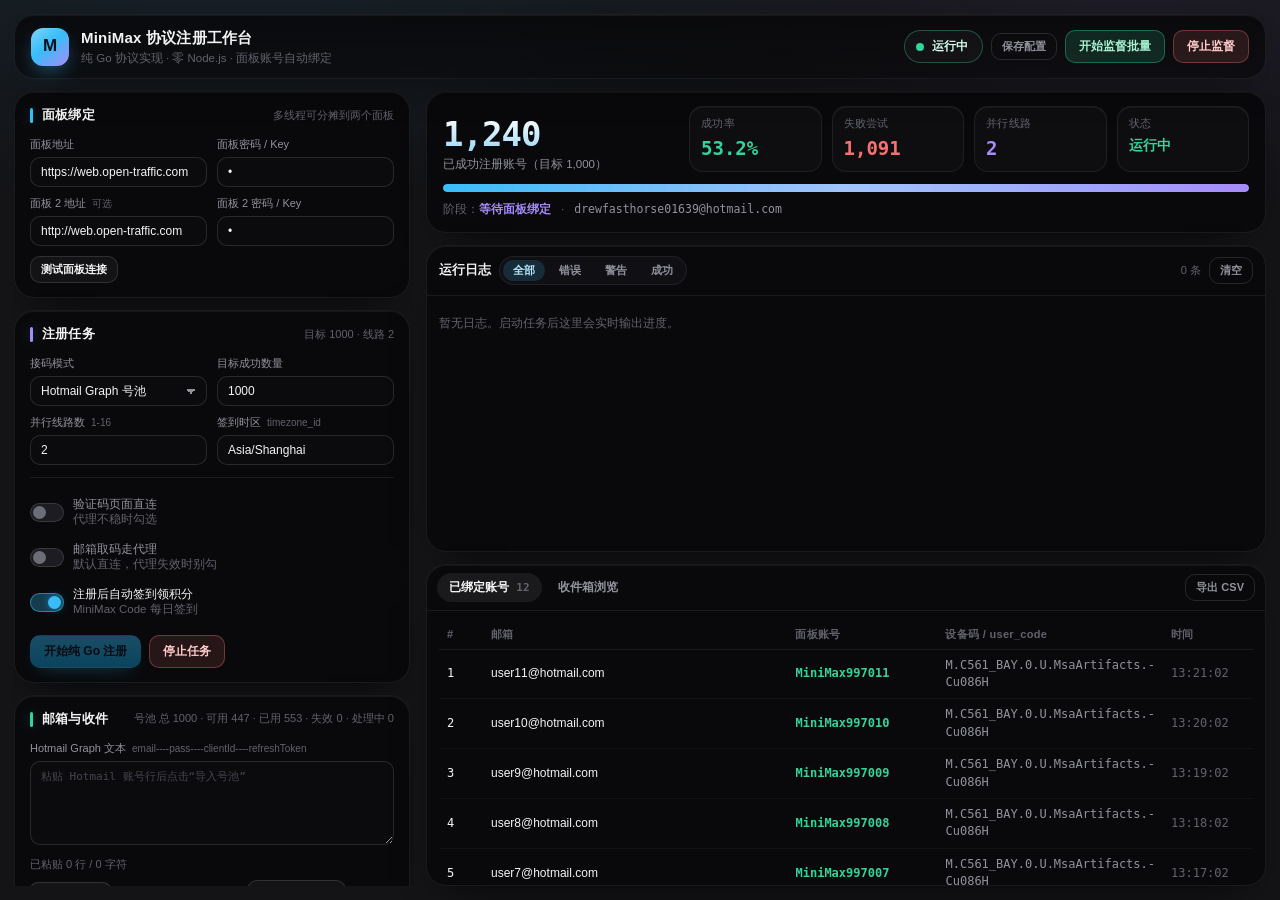
<file: .uibuild/mock.html>
<!DOCTYPE html>
<html lang="zh-CN">
<head>
  <meta charset="UTF-8" />
  <meta name="viewport" content="width=device-width, initial-scale=1.0" />
  <title>MiniMax 纯 Go 协议注册器</title>
  <style>
    :root {
      --stage: #141417;
      --card: #09090b;
      --card-2: #0e0e11;
      --line: rgba(255, 255, 255, 0.07);
      --line-2: rgba(255, 255, 255, 0.12);
      --text: #f4f4f5;
      --muted: #92929c;
      --dim: #62626c;
      --accent: #38bdf8;
      --ok: #34d399;
      --err: #f87171;
      --violet: #a78bfa;
      --warn: #fbbf24;
      --r-lg: 20px;
      --r-md: 14px;
      --r-sm: 10px;
      --hair: inset 0 1px 0 rgba(255, 255, 255, 0.05);
      --shadow: 0 18px 40px -22px rgba(0, 0, 0, 0.9);
      --mono: "JetBrains Mono", "Cascadia Mono", Consolas, "SF Mono", monospace;
    }
    * { box-sizing: border-box; }
    html, body { height: 100%; }
    html { color-scheme: dark; }
    option { background: #0b0b0e; color: var(--text); }
    input:-webkit-autofill,
    input:-webkit-autofill:hover,
    input:-webkit-autofill:focus {
      -webkit-text-fill-color: var(--text);
      -webkit-box-shadow: 0 0 0 1000px #0b0b0e inset;
      caret-color: var(--text);
      transition: background-color 9999s ease-in-out 0s;
    }
    body {
      margin: 0;
      font-family: Inter, "Segoe UI", "PingFang SC", "Microsoft YaHei", sans-serif;
      background: var(--stage);
      color: var(--text);
      font-size: 13px;
      line-height: 1.45;
      -webkit-font-smoothing: antialiased;
      overflow: hidden;
    }
    body::before {
      content: "";
      position: fixed;
      inset: 0;
      pointer-events: none;
      background:
        radial-gradient(1100px 520px at 18% -12%, rgba(56, 189, 248, 0.10), transparent 62%),
        radial-gradient(900px 480px at 88% -6%, rgba(167, 139, 250, 0.08), transparent 60%);
      z-index: 0;
    }
    ::-webkit-scrollbar { width: 9px; height: 9px; }
    ::-webkit-scrollbar-track { background: transparent; }
    ::-webkit-scrollbar-thumb {
      background: rgba(255, 255, 255, 0.10);
      border-radius: 99px;
      border: 2px solid transparent;
      background-clip: padding-box;
    }
    ::-webkit-scrollbar-thumb:hover { background: rgba(255, 255, 255, 0.2); background-clip: padding-box; }

    /* ---------- shell ---------- */
    .stage {
      position: relative;
      z-index: 1;
      height: 100vh;
      display: flex;
      flex-direction: column;
      padding: 14px;
      gap: 12px;
    }

    .topbar {
      flex: 0 0 auto;
      display: flex;
      align-items: center;
      gap: 16px;
      padding: 12px 16px;
      background: linear-gradient(180deg, rgba(9, 9, 11, 0.92), rgba(9, 9, 11, 0.7));
      border: 1px solid var(--line);
      border-radius: var(--r-lg);
      box-shadow: var(--hair), var(--shadow);
      backdrop-filter: blur(12px);
    }
    .brand { display: flex; align-items: center; gap: 12px; min-width: 0; }
    .mark {
      width: 38px; height: 38px;
      border-radius: 12px;
      display: grid; place-items: center;
      font-weight: 800; font-size: 17px; color: #04121a;
      background: linear-gradient(140deg, #7dd3fc, #38bdf8 45%, #a78bfa);
      box-shadow: 0 8px 22px -8px rgba(56, 189, 248, 0.75), var(--hair);
      flex: 0 0 auto;
    }
    .brand h1 { margin: 0; font-size: 15px; font-weight: 650; letter-spacing: 0.2px; }
    .brand p { margin: 1px 0 0; font-size: 11.5px; color: var(--dim); }
    .topbar-spacer { flex: 1 1 auto; }
    .topbar-actions { display: flex; align-items: center; gap: 8px; flex-wrap: wrap; }

    .status-pill {
      display: inline-flex; align-items: center; gap: 8px;
      padding: 7px 14px 7px 11px;
      border-radius: 99px;
      border: 1px solid var(--line-2);
      background: rgba(255, 255, 255, 0.03);
      font-size: 12px; font-weight: 600;
      white-space: nowrap;
    }
    .status-pill .dot {
      width: 8px; height: 8px; border-radius: 99px; background: var(--dim);
      box-shadow: 0 0 0 0 rgba(52, 211, 153, 0.5);
    }
    .status-pill.is-running { border-color: rgba(52, 211, 153, 0.35); color: #d3fbe8; }
    .status-pill.is-running .dot {
      background: var(--ok);
      animation: breathe 1.6s ease-out infinite;
    }
    .status-pill.is-error { border-color: rgba(248, 113, 113, 0.4); color: #ffd7d7; }
    .status-pill.is-error .dot { background: var(--err); }
    @keyframes breathe {
      0% { box-shadow: 0 0 0 0 rgba(52, 211, 153, 0.55); }
      70% { box-shadow: 0 0 0 8px rgba(52, 211, 153, 0); }
      100% { box-shadow: 0 0 0 0 rgba(52, 211, 153, 0); }
    }

    .layout {
      flex: 1 1 auto;
      min-height: 0;
      display: grid;
      grid-template-columns: 400px minmax(0, 1fr);
      gap: 12px;
    }
    .col-config {
      min-height: 0;
      overflow-y: auto;
      padding-right: 4px;
      display: flex;
      flex-direction: column;
      gap: 12px;
    }
    .col-run {
      min-height: 0;
      display: grid;
      grid-template-rows: auto minmax(140px, 1fr) minmax(200px, 1.05fr);
      gap: 12px;
    }

    /* ---------- cards ---------- */
    .card {
      background: var(--card);
      border: 1px solid var(--line);
      border-radius: var(--r-lg);
      box-shadow: var(--hair), var(--shadow);
      padding: 14px 15px;
    }
    .card-head {
      display: flex; align-items: center; gap: 9px;
      margin-bottom: 12px;
    }
    .card-head .accent-bar {
      width: 3px; height: 15px; border-radius: 99px; background: var(--accent);
      box-shadow: 0 0 12px -1px var(--accent);
    }
    .card-head h2 { margin: 0; font-size: 13px; font-weight: 650; letter-spacing: 0.2px; }
    .card-head .sub { color: var(--dim); font-size: 11px; }
    .card-head .spacer { flex: 1; }
    .sec-panel .accent-bar { background: var(--accent); }
    .sec-task .accent-bar { background: var(--violet); }
    .sec-mail .accent-bar { background: var(--ok); }
    .sec-proxy .accent-bar { background: var(--warn); }
    .sec-adv .accent-bar { background: var(--dim); }

    /* ---------- form ---------- */
    .grid2 { display: grid; grid-template-columns: 1fr 1fr; gap: 9px 10px; }
    .field { display: block; min-width: 0; }
    .field > .lab {
      display: flex; align-items: baseline; gap: 6px;
      color: var(--muted); font-size: 11px; margin-bottom: 4px;
    }
    .field > .lab em { font-style: normal; color: var(--dim); font-size: 10px; }
    input:not([type="checkbox"]):not([type="file"]), select, textarea {
      width: 100%;
      background: #0b0b0e;
      border: 1px solid var(--line-2);
      color: var(--text);
      border-radius: var(--r-sm);
      padding: 7px 10px;
      font-size: 12px;
      font-family: inherit;
      outline: none;
      transition: border-color .15s ease, box-shadow .15s ease, background .15s ease;
    }
    textarea { resize: vertical; min-height: 84px; font-family: var(--mono); font-size: 11px; line-height: 1.5; }
    input:focus, select:focus, textarea:focus {
      border-color: rgba(56, 189, 248, 0.55);
      box-shadow: 0 0 0 3px rgba(56, 189, 248, 0.12);
      background: #0d0d11;
    }
    input::placeholder, textarea::placeholder { color: #45454e; }
    select { appearance: none; background-image: linear-gradient(45deg, transparent 50%, var(--muted) 50%), linear-gradient(135deg, var(--muted) 50%, transparent 50%); background-position: calc(100% - 15px) 12px, calc(100% - 10px) 12px; background-size: 5px 5px, 5px 5px; background-repeat: no-repeat; padding-right: 26px; }

    .switch {
      display: flex; align-items: center; gap: 9px;
      padding: 7px 0;
      cursor: pointer; user-select: none;
    }
    .switch input { display: none; }
    .switch .track {
      position: relative; flex: 0 0 auto;
      width: 34px; height: 19px; border-radius: 99px;
      background: #1c1c22; border: 1px solid var(--line-2);
      transition: background .18s ease, border-color .18s ease;
    }
    .switch .track::after {
      content: ""; position: absolute; top: 2px; left: 2px;
      width: 13px; height: 13px; border-radius: 99px;
      background: #6d6d78;
      transition: transform .18s cubic-bezier(.2, .8, .2, 1), background .18s ease;
    }
    .switch input:checked + .track { background: rgba(56, 189, 248, 0.28); border-color: rgba(56, 189, 248, 0.55); }
    .switch input:checked + .track::after { transform: translateX(15px); background: var(--accent); box-shadow: 0 0 10px -2px var(--accent); }
    .switch .txt { font-size: 11.5px; color: var(--muted); line-height: 1.35; }
    .switch input:checked ~ .txt { color: var(--text); }

    .row-btns { display: flex; gap: 8px; flex-wrap: wrap; margin-top: 10px; }
    .btn {
      border: 1px solid var(--line-2);
      border-radius: var(--r-sm);
      padding: 7px 13px;
      cursor: pointer;
      font-size: 12px; font-weight: 600;
      background: rgba(255, 255, 255, 0.045);
      color: var(--text);
      font-family: inherit;
      transition: transform .12s ease, filter .15s ease, border-color .15s ease, background .15s ease;
      white-space: nowrap;
    }
    .btn:hover:not(:disabled) { background: rgba(255, 255, 255, 0.09); border-color: rgba(255, 255, 255, 0.2); }
    .btn:active:not(:disabled) { transform: translateY(1px); }
    .btn:disabled { opacity: .38; cursor: not-allowed; }
    .btn-primary { background: linear-gradient(180deg, #38bdf8, #0ea5e9); color: #04121a; border-color: transparent; box-shadow: 0 8px 20px -10px rgba(56, 189, 248, .9); }
    .btn-primary:hover:not(:disabled) { filter: brightness(1.08); background: linear-gradient(180deg, #38bdf8, #0ea5e9); }
    .btn-ok { background: rgba(52, 211, 153, .14); color: #a7f3d0; border-color: rgba(52, 211, 153, .38); }
    .btn-ok:hover:not(:disabled) { background: rgba(52, 211, 153, .22); }
    .btn-danger { background: rgba(248, 113, 113, .13); color: #fecaca; border-color: rgba(248, 113, 113, .35); }
    .btn-danger:hover:not(:disabled) { background: rgba(248, 113, 113, .2); }
    .btn-ghost { background: transparent; color: var(--muted); }
    .btn-ghost:hover:not(:disabled) { color: var(--text); }
    .btn-sm { padding: 5px 10px; font-size: 11px; }

    .hint { color: var(--dim); font-size: 11px; line-height: 1.5; }
    .hint strong { color: var(--muted); font-weight: 600; }
    .mono { font-family: var(--mono); }
    .pill-status {
      display: inline-block; padding: 2px 9px; border-radius: 99px;
      border: 1px solid var(--line-2); font-size: 11px; color: var(--muted);
      font-family: var(--mono);
    }

    /* ---------- hero stats ---------- */
    .hero {
      background: var(--card);
      border: 1px solid var(--line);
      border-radius: var(--r-lg);
      box-shadow: var(--hair), var(--shadow);
      padding: 14px 16px;
    }
    .hero-top { display: flex; align-items: flex-end; gap: 14px; flex-wrap: wrap; }
    .hero-num {
      font-family: var(--mono);
      font-size: 34px; font-weight: 700; line-height: 1;
      letter-spacing: -1px;
      background: linear-gradient(180deg, #ffffff, #9dd9f5);
      -webkit-background-clip: text; background-clip: text; color: transparent;
    }
    .hero-cap { color: var(--muted); font-size: 11.5px; margin-top: 5px; }
    .stat-grid { display: grid; grid-template-columns: repeat(4, minmax(0, 1fr)); gap: 10px; margin-left: auto; width: min(560px, 100%); }
    .stat {
      background: var(--card-2);
      border: 1px solid var(--line);
      border-radius: var(--r-md);
      box-shadow: var(--hair);
      padding: 9px 11px;
      min-width: 0;
    }
    .stat .k { color: var(--dim); font-size: 10.5px; letter-spacing: .3px; text-transform: uppercase; }
    .stat .v { font-family: var(--mono); font-size: 19px; font-weight: 700; margin-top: 3px; }
    .stat .v.ok { color: var(--ok); }
    .stat .v.err { color: var(--err); }
    .stat .v.violet { color: var(--violet); }
    .stat .v.warn { color: var(--warn); }

    .progress {
      margin-top: 12px;
      height: 8px;
      border-radius: 99px;
      background: #17171c;
      overflow: hidden;
      position: relative;
    }
    .progress > i {
      display: block; height: 100%; width: 0%;
      border-radius: 99px;
      background: linear-gradient(90deg, #38bdf8, #a78bfa);
      box-shadow: 0 0 16px -2px rgba(56, 189, 248, .8);
      transition: width .45s cubic-bezier(.2, .8, .2, 1);
      position: relative; overflow: hidden;
    }
    .progress > i::after {
      content: ""; position: absolute; inset: 0;
      background: linear-gradient(90deg, transparent, rgba(255, 255, 255, .35), transparent);
      animation: shimmer 2.2s linear infinite;
    }
    @keyframes shimmer { 0% { transform: translateX(-100%); } 100% { transform: translateX(100%); } }
    .hero-foot {
      display: flex; align-items: center; gap: 10px; flex-wrap: wrap;
      margin-top: 9px; color: var(--dim); font-size: 11.5px;
    }
    .hero-foot .stage-text { color: var(--violet); font-weight: 600; }
    .hero-foot .mail-text { font-family: var(--mono); color: var(--muted); }

    /* ---------- console ---------- */
    .console {
      background: var(--card);
      border: 1px solid var(--line);
      border-radius: var(--r-lg);
      box-shadow: var(--hair), var(--shadow);
      display: flex; flex-direction: column;
      min-height: 0; overflow: hidden;
    }
    .console-head {
      display: flex; align-items: center; gap: 8px;
      padding: 10px 12px;
      border-bottom: 1px solid var(--line);
      flex: 0 0 auto;
    }
    .console-head h3 { margin: 0; font-size: 12.5px; font-weight: 650; }
    .console-head .spacer { flex: 1; }
    .chips { display: flex; gap: 4px; background: #101014; border: 1px solid var(--line); border-radius: 99px; padding: 3px; }
    .chip {
      border: none; background: transparent; color: var(--muted);
      font-size: 11px; font-weight: 600; padding: 3px 10px; border-radius: 99px;
      cursor: pointer; font-family: inherit;
    }
    .chip.active { background: rgba(56, 189, 248, .16); color: #bae6fd; }
    .console-body {
      flex: 1 1 auto; min-height: 0; overflow-y: auto;
      padding: 8px 12px 12px;
      font-family: var(--mono);
      font-size: 11.5px; line-height: 1.65;
    }
    .log-line { display: flex; gap: 8px; padding: 1px 0; word-break: break-word; }
    .log-line .t { color: #4d4d57; flex: 0 0 auto; }
    .log-line .lv { flex: 0 0 auto; color: var(--dim); }
    .log-line .msg { flex: 1 1 auto; color: #c7c7d0; white-space: pre-wrap; }
    .log-line.error .msg { color: var(--err); }
    .log-line.error .lv { color: var(--err); }
    .log-line.warn .msg { color: var(--warn); }
    .log-line.warn .lv { color: var(--warn); }
    .log-line.ok .msg { color: var(--ok); }
    .log-line.ok .lv { color: var(--ok); }
    .log-line.state .msg { color: var(--violet); }
    .log-empty { color: var(--dim); padding: 10px 0; }

    /* ---------- tabs ---------- */
    .panel-tabs {
      background: var(--card);
      border: 1px solid var(--line);
      border-radius: var(--r-lg);
      box-shadow: var(--hair), var(--shadow);
      display: flex; flex-direction: column;
      min-height: 0; overflow: hidden;
    }
    .tabbar {
      display: flex; align-items: center; gap: 4px;
      padding: 8px 10px; border-bottom: 1px solid var(--line);
      flex: 0 0 auto;
    }
    .tab {
      border: none; background: transparent; color: var(--muted);
      font-size: 12px; font-weight: 600; padding: 6px 12px; border-radius: 99px;
      cursor: pointer; font-family: inherit;
    }
    .tab.active { background: rgba(255, 255, 255, .07); color: var(--text); }
    .tab .cnt { color: var(--dim); font-family: var(--mono); font-size: 11px; margin-left: 4px; }
    .tabbar .spacer { flex: 1; }
    .tabpanes { flex: 1 1 auto; min-height: 0; overflow: hidden; }
    .tabpane { display: none; height: 100%; overflow: auto; padding: 10px 12px; }
    .tabpane.active { display: block; }

    table { width: 100%; border-collapse: collapse; font-size: 12px; }
    thead th {
      position: sticky; top: 0; z-index: 1;
      background: var(--card);
      text-align: left; padding: 6px 8px; color: var(--dim);
      font-weight: 600; font-size: 11px; letter-spacing: .3px;
      border-bottom: 1px solid var(--line);
    }
    tbody td { padding: 7px 8px; border-bottom: 1px solid rgba(255, 255, 255, .04); }
    tbody tr:hover td { background: rgba(255, 255, 255, .025); }
    td.mono, th.mono { font-family: var(--mono); }
    .badge-ok { color: var(--ok); font-weight: 600; }
    .badge-err { color: var(--err); }

    .mail-row {
      display: flex; justify-content: space-between; gap: 10px;
      padding: 8px 9px; border-radius: var(--r-sm);
      border: 1px solid transparent; cursor: pointer;
    }
    .mail-row:hover { background: rgba(255, 255, 255, .04); border-color: var(--line); }
    .mail-row .subj { font-weight: 600; overflow: hidden; text-overflow: ellipsis; white-space: nowrap; }
    .mail-row .meta { color: var(--dim); font-size: 11px; margin-top: 2px; }
    .mail-row .when { color: var(--dim); font-size: 11px; white-space: nowrap; font-family: var(--mono); }
    .mail-body {
      margin-top: 10px; padding: 12px;
      background: var(--card-2); border: 1px solid var(--line);
      border-radius: var(--r-md); font-size: 12px; line-height: 1.6;
      max-height: 320px; overflow: auto;
    }
    .mail-body .mail-head { color: var(--muted); font-size: 11px; margin-bottom: 8px; padding-bottom: 8px; border-bottom: 1px solid var(--line); }
    .mail-body .mail-subject { color: var(--accent); font-weight: 650; font-size: 13px; margin-bottom: 4px; }

    /* ---------- banner / toast ---------- */
    .banner {
      display: none;
      align-items: center; gap: 10px;
      padding: 9px 14px;
      border-radius: var(--r-md);
      background: rgba(248, 113, 113, .1);
      border: 1px solid rgba(248, 113, 113, .35);
      color: #fecaca; font-size: 12px;
    }
    .banner.show { display: flex; }
    .banner .spacer { flex: 1; }
    .toasts { position: fixed; right: 18px; bottom: 18px; display: flex; flex-direction: column; gap: 8px; z-index: 50; }
    .toast {
      padding: 9px 14px; border-radius: var(--r-md);
      background: rgba(9, 9, 11, .95); border: 1px solid var(--line-2);
      box-shadow: var(--shadow); font-size: 12px;
      animation: slidein .25s cubic-bezier(.2, .8, .2, 1);
      max-width: 380px;
    }
    .toast.ok { border-color: rgba(52, 211, 153, .45); color: #d3fbe8; }
    .toast.err { border-color: rgba(248, 113, 113, .45); color: #ffd7d7; }
    @keyframes slidein { from { opacity: 0; transform: translateY(8px); } to { opacity: 1; transform: none; } }
    .hidden { display: none !important; }
    .divider { height: 1px; background: var(--line); margin: 12px 0; }
    .file-row { display: flex; gap: 8px; align-items: center; flex-wrap: wrap; }
    input[type="file"] { font-size: 11px; color: var(--muted); width: auto; max-width: 260px; }
    input[type="file"]::file-selector-button {
      background: rgba(255, 255, 255, .05); color: var(--text);
      border: 1px solid var(--line-2); border-radius: 8px;
      padding: 5px 10px; margin-right: 8px; cursor: pointer; font-family: inherit; font-size: 11px;
    }
    @media (max-width: 1180px) {
      .layout { grid-template-columns: 340px minmax(0, 1fr); }
      .stat-grid { width: 100%; margin-left: 0; }
    }
  </style>
</head>

<body>
  <div class="stage">
    <header class="topbar">
      <div class="brand">
        <div class="mark">M</div>
        <div>
          <h1>MiniMax 协议注册工作台</h1>
          <p>纯 Go 协议实现 · 零 Node.js · 面板账号自动绑定</p>
        </div>
      </div>
      <div class="topbar-spacer"></div>
      <div class="topbar-actions">
        <div class="status-pill" id="statusPill"><span class="dot"></span><span id="statusText">待机</span></div>
        <button class="btn btn-ghost btn-sm" id="btnSave">保存配置</button>
        <button class="btn btn-ok" id="btnSupStart">开始监督批量</button>
        <button class="btn btn-danger" id="btnSupStop">停止监督</button>
      </div>
    </header>

    <div class="banner" id="banner">
      <span id="bannerText"></span>
      <span class="spacer"></span>
      <button class="btn btn-sm" id="bannerRetry">重试加载</button>
      <button class="btn btn-sm btn-ghost" id="bannerClose">忽略</button>
    </div>

    <div class="layout">
      <!-- ============ 左：配置 ============ -->
      <aside class="col-config">

        <!-- 面板 -->
        <section class="card sec-panel">
          <div class="card-head">
            <span class="accent-bar"></span><h2>面板绑定</h2>
            <span class="spacer"></span><span class="sub">多线程可分摊到两个面板</span>
          </div>
          <div class="grid2">
            <label class="field"><span class="lab">面板地址</span><input id="panelBase" spellcheck="false" /></label>
            <label class="field"><span class="lab">面板密码 / Key</span><input id="panelKey" type="password" /></label>
            <label class="field"><span class="lab">面板 2 地址 <em>可选</em></span><input id="panel2Base" placeholder="留空则只用主面板" spellcheck="false" /></label>
            <label class="field"><span class="lab">面板 2 密码 / Key</span><input id="panel2Key" type="password" /></label>
          </div>
          <div class="row-btns">
            <button class="btn btn-sm" id="btnTestPanel">测试面板连接</button>
          </div>
        </section>

        <!-- 任务 -->
        <section class="card sec-task">
          <div class="card-head">
            <span class="accent-bar"></span><h2>注册任务</h2>
            <span class="spacer"></span><span class="sub" id="taskHint">目标 —</span>
          </div>
          <div class="grid2">
            <label class="field">
              <span class="lab">接码模式</span>
              <select id="mailMode">
                <option value="hotmail">Hotmail Graph 号池</option>
                <option value="imap">域名邮箱 + IMAP</option>
              </select>
            </label>
            <label class="field"><span class="lab">目标成功数量</span><input id="count" type="number" min="1" max="5000" /></label>
            <label class="field"><span class="lab">并行线路数 <em>1-16</em></span><input id="workers" type="number" min="1" max="16" /></label>
            <label class="field"><span class="lab">签到时区 <em>timezone_id</em></span><input id="timezoneId" placeholder="Asia/Shanghai" spellcheck="false" /></label>
          </div>
          <div class="divider"></div>
          <label class="switch"><input type="checkbox" id="captchaDirect" /><span class="track"></span><span class="txt">验证码页面直连<br /><em style="color:var(--dim);font-style:normal">代理不稳时勾选</em></span></label>
          <label class="switch"><input type="checkbox" id="mailViaProxy" /><span class="track"></span><span class="txt">邮箱取码走代理<br /><em style="color:var(--dim);font-style:normal">默认直连，代理失效时别勾</em></span></label>
          <label class="switch"><input type="checkbox" id="signinAfterRegister" /><span class="track"></span><span class="txt">注册后自动签到领积分<br /><em style="color:var(--dim);font-style:normal">MiniMax Code 每日签到</em></span></label>
          <div class="row-btns">
            <button class="btn btn-primary" id="btnStart">开始纯 Go 注册</button>
            <button class="btn btn-danger" id="btnStop" disabled>停止任务</button>
          </div>
        </section>

        <!-- 收件 -->
        <section class="card sec-mail">
          <div class="card-head">
            <span class="accent-bar"></span><h2>邮箱与收件</h2>
            <span class="spacer"></span><span class="sub" id="poolStatus">号池：未加载</span>
          </div>

          <div id="hotmailBox">
            <label class="field">
              <span class="lab">Hotmail Graph 文本 <em>email----pass----clientId----refreshToken</em></span>
              <textarea id="hotmailRaw" placeholder="粘贴 Hotmail 账号行后点击“导入号池”"></textarea>
            </label>
            <div class="hint" id="rawCount" style="margin-top:5px;">已粘贴 0 行 / 0 字符</div>
            <div class="file-row" style="margin-top:8px;">
              <input type="file" id="rawFile" accept=".txt" />
              <button class="btn btn-sm" id="btnImportFile">选择文件并导入</button>
            </div>
            <div class="divider"></div>
            <div class="grid2">
              <label class="field"><span class="lab">号池文件路径</span><input id="hotmailPool" spellcheck="false" /></label>
              <label class="field"><span class="lab">测活并发线程</span><input id="hotmailPreflightWorkers" type="number" min="1" max="32" /></label>
            </div>
            <div class="row-btns">
              <button class="btn btn-sm" id="btnImport">导入号池</button>
              <button class="btn btn-sm" id="btnPreflight">多线程测活</button>
              <button class="btn btn-sm btn-danger" id="btnRemoveSkipped">一键移除失效</button>
            </div>
          </div>

          <div id="imapBox" class="hidden">
            <div class="grid2">
              <label class="field"><span class="lab">邮箱域名</span><input id="mailDomain" spellcheck="false" /></label>
              <label class="field"><span class="lab">邮箱前缀</span><input id="mailPrefix" spellcheck="false" /></label>
              <label class="field"><span class="lab">IMAP 主机</span><input id="imapHost" spellcheck="false" /></label>
              <label class="field"><span class="lab">IMAP 端口</span><input id="imapPort" type="number" /></label>
              <label class="field"><span class="lab">IMAP 账号</span><input id="imapUser" spellcheck="false" /></label>
              <label class="field"><span class="lab">IMAP 授权码</span><input id="imapPassword" type="password" /></label>
            </div>
          </div>

          <div class="divider"></div>
          <div class="row-btns">
            <button class="btn btn-sm" id="btnCheckinAll">批量补签</button>
            <button class="btn btn-sm" id="btnMailScan">批量收信</button>
          </div>
        </section>

        <!-- 代理 -->
        <section class="card sec-proxy">
          <div class="card-head">
            <span class="accent-bar"></span><h2>代理与节点池</h2>
            <span class="spacer"></span><span class="sub" id="poolStats">节点池：未加载</span>
          </div>
          <label class="field"><span class="lab">代理地址 <em>socks5:// / http:// / 紧凑格式</em></span><input id="proxyUrl" placeholder="留空直连" spellcheck="false" /></label>
          <div class="grid2" style="margin-top:9px;">
            <label class="field">
              <span class="lab">代理商家类型</span>
              <select id="proxyStyle">
                <option value="auto">自动识别（cliproxy / 711）</option>
                <option value="711">711（session- + sessTime-）</option>
                <option value="clipproxy">Cliproxy（sid- + t- + st-）</option>
              </select>
            </label>
            <label class="field"><span class="lab">Cliproxy 州省 <em>可选</em></span><input id="proxyState" placeholder="留空=不限" spellcheck="false" /></label>
            <label class="field"><span class="lab">代理区域轮换 <em>711，逗号分隔</em></span><input id="proxyRegionRotate" placeholder="如 JP,US,GB" spellcheck="false" /></label>
            <label class="field"><span class="lab">Sticky 时长 <em>分钟 5-180</em></span><input id="proxySessTime" type="number" min="0" max="180" placeholder="0=默认" /></label>
          </div>
          <label class="switch"><input type="checkbox" id="proxySticky" /><span class="track"></span><span class="txt">启用 Sticky 会话 <em style="color:var(--dim);font-style:normal">关闭=每请求换 IP</em></span></label>
          <div class="divider"></div>
          <label class="field"><span class="lab">订阅地址 <em>Clash YAML / base64 链接列表</em></span><input id="proxySubscriptionUrl" placeholder="https://.../sub?token=..." spellcheck="false" /></label>
          <div class="grid2" style="margin-top:9px;">
            <label class="field"><span class="lab">节点池文件路径</span><input id="proxyPoolFile" placeholder="留空=输出目录/proxy-pool.json" spellcheck="false" /></label>
            <label class="field"><span class="lab">测活并发线程</span><input id="proxyPoolWorkers" type="number" min="1" max="64" /></label>
            <label class="field"><span class="lab">本地代理端口池 <em>18001-18422</em></span><input id="proxyLocalPorts" placeholder="如 18001-18422" spellcheck="false" /></label>
            <div></div>
          </div>
          <label class="switch"><input type="checkbox" id="proxyPoolUse" /><span class="track"></span><span class="txt">使用节点池 <em style="color:var(--dim);font-style:normal">每次尝试轮换出口 IP</em></span></label>
          <div class="row-btns">
            <button class="btn btn-sm" id="btnFetchSub">拉取订阅</button>
            <button class="btn btn-sm" id="btnCheckPool">节点测活</button>
            <button class="btn btn-sm btn-ghost" id="btnPoolStats">刷新状态</button>
          </div>
        </section>

        <!-- 高级 -->
        <section class="card sec-adv">
          <div class="card-head">
            <span class="accent-bar"></span><h2>高级</h2>
            <span class="spacer"></span><span class="sub">一般无需改动</span>
          </div>
          <label class="field"><span class="lab">固定密码 <em>留空=随机强密码；填写则全部账号共用（排查 1200058）</em></span><input id="fixedPassword" type="text" placeholder="如 DD890528@?" spellcheck="false" /></label>
          <div class="grid2" style="margin-top:9px;">
            <label class="field">
              <span class="lab">票据模式</span>
              <select id="ticketMode">
                <option value="cdp">纯 Go CDP 取票（无 Node）</option>
                <option value="external">外部票据接口（无浏览器）</option>
              </select>
            </label>
            <label class="field"><span class="lab">外部票据接口 URL</span><input id="externalTicketUrl" placeholder="http://127.0.0.1:9000/ticket" spellcheck="false" /></label>
            <label class="field"><span class="lab">SIGNATURE_SALT</span><input id="signatureSalt" type="password" /></label>
            <label class="field"><span class="lab">YY_SUFFIX</span><input id="yySuffix" type="password" /></label>
            <label class="field"><span class="lab">RECAPTCHA_SITE_KEY</span><input id="recaptchaSiteKey" spellcheck="false" /></label>
            <label class="field"><span class="lab">Chrome 路径</span><input id="chromePath" spellcheck="false" /></label>
          </div>
          <label class="field" style="margin-top:9px;"><span class="lab">输出目录</span><input id="outputDir" spellcheck="false" /></label>
          <div class="row-btns">
            <button class="btn btn-sm btn-ghost" id="btnClear">清理历史记录</button>
          </div>
        </section>

      </aside>

      <!-- ============ 右：运行态 ============ -->
      <section class="col-run">

        <div class="hero">
          <div class="hero-top">
            <div>
              <div class="hero-num" id="heroNum">0</div>
              <div class="hero-cap">已成功注册账号（目标 <span id="heroTarget">0</span>）</div>
            </div>
            <div class="stat-grid">
              <div class="stat"><div class="k">成功率</div><div class="v ok" id="stRate">—</div></div>
              <div class="stat"><div class="k">失败尝试</div><div class="v err" id="stFail">0</div></div>
              <div class="stat"><div class="k">并行线路</div><div class="v violet" id="stWorkers">0</div></div>
              <div class="stat"><div class="k">状态</div><div class="v" id="stRun" style="font-size:14px;">待机</div></div>
            </div>
          </div>
          <div class="progress"><i id="stBar"></i></div>
          <div class="hero-foot">
            <span>阶段：<span class="stage-text" id="stStage">未开始</span></span>
            <span>·</span>
            <span class="mail-text" id="stEmail">-</span>
            <span class="spacer" style="flex:1"></span>
            <span id="stUpdated"></span>
          </div>
        </div>

        <div class="console">
          <div class="console-head">
            <h3>运行日志</h3>
            <div class="chips">
              <button class="chip active" data-filter="all">全部</button>
              <button class="chip" data-filter="error">错误</button>
              <button class="chip" data-filter="warn">警告</button>
              <button class="chip" data-filter="ok">成功</button>
            </div>
            <span class="spacer"></span>
            <span class="hint" id="logCount">0 条</span>
            <button class="btn btn-sm btn-ghost" id="btnLogClear">清空</button>
          </div>
          <div class="console-body" id="logs"></div>
        </div>

        <div class="panel-tabs">
          <div class="tabbar">
            <button class="tab active" data-tab="accounts">已绑定账号 <span class="cnt" id="tabAccCount">0</span></button>
            <button class="tab" data-tab="mail">收件箱浏览</button>
            <span class="spacer"></span>
            <button class="btn btn-sm btn-ghost" id="btnExport">导出 CSV</button>
          </div>
          <div class="tabpanes">
            <div class="tabpane active" id="pane-accounts">
              <table>
                <thead>
                  <tr><th style="width:44px">#</th><th>邮箱</th><th style="width:150px">面板账号</th><th style="width:190px">设备码 / user_code</th><th style="width:90px">时间</th></tr>
                </thead>
                <tbody id="resultsBody"></tbody>
              </table>
              <div class="hint" id="accEmpty" style="padding:16px;text-align:center;">暂无已绑定账号</div>
            </div>
            <div class="tabpane" id="pane-mail">
              <div class="grid2" style="grid-template-columns: 1fr auto; align-items:end;">
                <label class="field"><span class="lab">选择号池邮箱</span><input id="mailInboxEmail" list="mailEmailList" placeholder="输入或选择一个邮箱" spellcheck="false" /></label>
                <button class="btn btn-sm btn-primary" id="btnMailOpen">打开收件箱</button>
              </div>
              <datalist id="mailEmailList"></datalist>
              <div class="hint" id="mailInboxNote" style="margin-top:6px;"></div>
              <div id="mailInboxList" style="margin-top:8px;"></div>
              <div id="mailMsgBody"></div>
            </div>
          </div>
        </div>

      </section>
    </div>
  </div>

  <div class="toasts" id="toasts"></div>

  <script>
    const $ = (id) => document.getElementById(id);
    const fields = [
      "panelBase", "panelKey", "panel2Base", "panel2Key", "mailMode", "count", "workers", "captchaDirect", "mailViaProxy",
      "signinAfterRegister", "timezoneId",
      "mailDomain", "mailPrefix", "imapHost", "imapPort", "imapUser", "imapPassword",
      "hotmailRaw", "hotmailPool", "hotmailPreflightWorkers",
      "proxyUrl", "proxyRegionRotate", "proxySessTime", "proxyStyle", "proxyState", "proxySticky",
      "proxySubscriptionUrl", "proxyPoolFile", "proxyPoolUse", "proxyPoolWorkers", "proxyLocalPorts",
      "fixedPassword", "ticketMode", "externalTicketUrl",
      "signatureSalt", "yySuffix", "recaptchaSiteKey", "chromePath", "outputDir"
    ];

    const LOG_LIMIT = 1500;
    let logBuffer = [];
    let logFilter = "all";
    let lastSummary = { results: [] };

    /* ---------------- 通用工具 ---------------- */
    function esc(s) {
      return String(s === undefined || s === null ? "" : s).replace(/[&<>"]/g, (c) => ({ "&": "&amp;", "<": "&lt;", ">": "&gt;", '"': "&quot;" }[c]));
    }
    function toast(msg, kind) {
      const el = document.createElement("div");
      el.className = "toast" + (kind ? " " + kind : "");
      el.textContent = msg;
      $("toasts").appendChild(el);
      setTimeout(() => {
        el.style.transition = "opacity .3s ease, transform .3s ease";
        el.style.opacity = "0";
        el.style.transform = "translateY(6px)";
        setTimeout(() => el.remove(), 320);
      }, 3200);
    }
    function showBanner(text) {
      $("bannerText").textContent = text;
      $("banner").classList.add("show");
    }
    function hideBanner() { $("banner").classList.remove("show"); }

    /* ---------------- 日志 ---------------- */
    function classify(level, msg) {
      if (level === "error") return "error";
      if (/\[state\]/.test(msg)) return "state";
      if (/(失败|超时|拒绝|未通过|被拒|失效|异常|重试|跳过|冷却)/.test(msg)) return "warn";
      if (/(成功|完成|已绑定|已注册|已保存|签到|领取|导入|测活完成)/.test(msg)) return "ok";
      return "info";
    }
    function appendLog(level, message, time) {
      let lv = String(level || "info").toLowerCase();
      let msg = String(message === undefined || message === null ? "" : message);
      // supervisor 会自带 "[15:04:05] [info] " 前缀，剥掉避免时间戳重复
      const m = msg.match(/^\[(\d{2}:\d{2}:\d{2})\]\s*\[(\w+)\]\s*(.*)$/);
      if (m) {
        time = time || m[1];
        lv = m[2].toLowerCase();
        msg = m[3];
      }
      const kind = classify(lv, msg);
      logBuffer.push({ lv: kind, raw: lv, msg, time: time || new Date().toTimeString().slice(0, 8) });
      if (logBuffer.length > LOG_LIMIT) logBuffer.splice(0, logBuffer.length - LOG_LIMIT);
      renderLogs();
    }
    function renderLogs() {
      const box = $("logs");
      const show = logBuffer.filter((l) => {
        if (logFilter === "all") return true;
        if (logFilter === "warn") return l.lv === "warn";
        if (logFilter === "ok") return l.lv === "ok";
        if (logFilter === "error") return l.lv === "error";
        return true;
      });
      $("logCount").textContent = show.length + " 条";
      if (show.length === 0) {
        box.innerHTML = '<div class="log-empty">暂无日志。启动任务后这里会实时输出进度。</div>';
        return;
      }
      const html = show.slice(-600).map((l) =>
        '<div class="log-line ' + l.lv + '"><span class="t">[' + esc(l.time) + ']</span>' +
        '<span class="lv">[' + esc(l.raw) + ']</span>' +
        '<span class="msg">' + esc(l.msg) + '</span></div>'
      ).join("");
      box.innerHTML = html;
      box.scrollTop = box.scrollHeight;
    }
    document.querySelectorAll(".chip").forEach((c) => {
      c.addEventListener("click", () => {
        document.querySelectorAll(".chip").forEach((x) => x.classList.remove("active"));
        c.classList.add("active");
        logFilter = c.dataset.filter;
        renderLogs();
      });
    });
    $("btnLogClear").addEventListener("click", () => {
      logBuffer = [];
      renderLogs();
    });

    /* ---------------- 配置读写 ---------------- */
    function readForm() {
      const cfg = {};
      for (const f of fields) {
        const el = $(f);
        if (!el) continue;
        if (el.type === "checkbox") cfg[f] = el.checked;
        else cfg[f] = el.type === "number" ? Number(el.value || 0) : el.value;
      }
      return cfg;
    }
    function writeForm(cfg) {
      if (!cfg || typeof cfg !== "object") return;
      for (const f of fields) {
        const el = $(f);
        if (!el || cfg[f] === undefined || cfg[f] === null) continue;
        if (el.type === "checkbox") el.checked = Boolean(cfg[f]);
        else el.value = cfg[f];
      }
      toggleMailMode();
      updateTaskHint();
    }
    function toggleMailMode() {
      const isHotmail = $("mailMode").value === "hotmail";
      $("hotmailBox").classList.toggle("hidden", !isHotmail);
      $("imapBox").classList.toggle("hidden", isHotmail);
    }
    function updateTaskHint() {
      const c = Number($("count").value || 0);
      const w = Number($("workers").value || 0);
      $("taskHint").textContent = "目标 " + c + " · 线路 " + w;
    }
    ["count", "workers"].forEach((id) => $(id).addEventListener("input", updateTaskHint));

    /* ---------------- 号池 / 节点池 ---------------- */
    function renderMailPoolStats(st) {
      if (!st) return;
      $("poolStatus").textContent =
        "号池 总 " + st.total + " · 可用 " + st.available + " · 已用 " + st.used +
        " · 失效 " + st.skipped + " · 处理中 " + st.reserved;
    }
    function renderNodePoolStats(st) {
      if (!st) return;
      $("poolStats").textContent =
        "节点池 共 " + st.total + " · 存活 " + st.alive + " · 失效 " + st.dead +
        (st.checked ? " · 本次测活 " + st.checked : "");
    }

    /* ---------------- 进度 / 统计 ---------------- */
    function renderSummary(s) {
      if (!s || typeof s !== "object") return;
      lastSummary = s;
      const ok = Number(s.succeeded || 0);
      const target = Number(s.target || 0);
      const fail = Number(s.failedAttempts || 0);
      const pct = target > 0 ? Math.min(100, (ok / target) * 100) : 0;

      $("heroNum").textContent = ok.toLocaleString();
      $("heroTarget").textContent = target.toLocaleString();
      $("stFail").textContent = fail.toLocaleString();
      $("stBar").style.width = pct.toFixed(2) + "%";
      $("stRate").textContent = (ok + fail) > 0 ? ((ok / (ok + fail)) * 100).toFixed(1) + "%" : "—";
      $("stWorkers").textContent = Number(readForm().workers || 0);
      $("stStage").textContent = s.currentStage || "待机";
      $("stEmail").textContent = s.currentEmail || "-";
      if (s.updatedAt) $("stUpdated").textContent = "更新于 " + String(s.updatedAt).slice(11, 19);

      const running = !!s.running;
      $("stRun").textContent = running ? "运行中" : "已停止";
      $("stRun").className = "v " + (running ? "ok" : "");
      const pill = $("statusPill");
      pill.classList.toggle("is-running", running);
      pill.classList.toggle("is-error", !running && fail > 0 && ok === 0);
      $("statusText").textContent = running ? "运行中" : (ok > 0 ? "已完成 " + ok : "待机");

      $("btnStart").disabled = running;
      $("btnStop").disabled = !running;

      const tbody = $("resultsBody");
      tbody.innerHTML = "";
      const list = Array.isArray(s.results) ? s.results : [];
      $("tabAccCount").textContent = list.length;
      $("accEmpty").classList.toggle("hidden", list.length > 0);
      for (let i = list.length - 1; i >= 0; i--) {
        const r = list[i];
        const tr = document.createElement("tr");
        tr.innerHTML =
          "<td class='mono'>" + (list.length - i) + "</td>" +
          "<td>" + esc(r.email) + "</td>" +
          "<td class='badge-ok mono'>" + esc(r.providerName || "") + "</td>" +
          "<td class='mono' style='color:var(--muted)'>" + esc(r.userCode || r.signInId || "") + "</td>" +
          "<td class='mono' style='color:var(--dim)'>" + esc(String(r.createdAt || "").slice(11, 19)) + "</td>";
        tbody.appendChild(tr);
      }
    }

    /* ---------------- 收件箱 ---------------- */
    async function loadMailEmails() {
      try {
        const emails = await window.go.main.App.MailListOptions(readForm());
        const dl = $("mailEmailList");
        dl.innerHTML = "";
        for (const e of (emails || [])) {
          const opt = document.createElement("option");
          opt.value = e;
          dl.appendChild(opt);
        }
      } catch (err) { /* 静默 */ }
    }
    function renderMailInbox(view) {
      const box = $("mailInboxList");
      box.innerHTML = "";
      const items = (view && view.items) || [];
      if (view && view.error) {
        box.innerHTML = '<div class="log-line error"><span class="msg">' + esc(view.error) + "</span></div>";
      }
      if (items.length === 0 && !(view && view.error)) {
        box.innerHTML = '<div class="hint" style="padding:12px;text-align:center;">收件箱与垃圾箱都没有邮件</div>';
        return;
      }
      for (const it of items) {
        const row = document.createElement("div");
        row.className = "mail-row";
        const tag = it.folder === "junkemail" ? "垃圾箱" : "收件箱";
        row.innerHTML =
          "<div style='min-width:0'><div class='subj'>" + esc(it.subject || "(无主题)") + "</div>" +
          "<div class='meta'>" + esc(it.from) + " · " + tag + (it.isRead ? "" : " · 未读") + "</div></div>" +
          "<div class='when'>" + esc(String(it.receivedAt || "").slice(5, 16)) + "</div>";
        row.addEventListener("click", () => openMailMessage(it));
        box.appendChild(row);
      }
    }
    async function openMailMessage(it) {
      const email = $("mailInboxEmail").value;
      const bodyBox = $("mailMsgBody");
      bodyBox.innerHTML = '<div class="mail-body hint">正在加载正文 ' + esc(it.id) + " …</div>";
      try {
        const msg = await window.go.main.App.MailMessageView(readForm(), email, it.id);
        let html = msg.bodyHtml || "";
        if (!html && msg.bodyText) html = "<pre style='white-space:pre-wrap;'>" + esc(msg.bodyText) + "</pre>";
        bodyBox.innerHTML =
          "<div class='mail-body'>" +
          "<div class='mail-subject'>" + esc(msg.subject || "(无主题)") + "</div>" +
          "<div class='mail-head'>发件人 " + esc(msg.from) + " ｜ 收件人 " + esc(msg.to) +
          " ｜ " + esc(String(msg.receivedAt || "").slice(5, 16)) + "</div>" +
          "<div>" + html + "</div></div>";
      } catch (e) {
        bodyBox.innerHTML = '<div class="mail-body"><span class="log-error">加载正文失败: ' +
          esc(e && e.message ? e.message : e) + "</span></div>";
      }
    }

    /* ---------------- 初始化 ---------------- */
    async function loadConfig() {
      hideBanner();
      let cfg = null;
      try {
        cfg = await window.go.main.App.GetConfig();
        if (!cfg || typeof cfg !== "object") throw new Error("配置为空");
        writeForm(cfg);
      } catch (e) {
        const msg = e && e.message ? e.message : String(e);
        showBanner("加载配置失败：" + msg + " —— 已切换到默认值，可手动填写后点击「保存配置」。");
        appendLog("error", "加载配置失败: " + msg);
      }
      try {
        renderMailPoolStats(await window.go.main.App.GetHotmailStats(cfg || readForm()));
      } catch (e) {
        appendLog("error", "读取号池失败: " + (e && e.message ? e.message : e));
      }
      try {
        renderNodePoolStats(await window.go.main.App.GetProxyPoolStats(readForm()));
      } catch (e) { /* 节点池未初始化时忽略 */ }
      loadMailEmails();
    }

    async function refreshProgress() {
      try {
        renderSummary(await window.go.main.App.GetProgress());
      } catch (e) { /* 静默 */ }
    }

    async function init() {
      renderLogs();
      await loadConfig();
      try {
        renderSummary(await window.go.main.App.GetProgress());
      } catch (e) {
        appendLog("error", "读取进度失败: " + (e && e.message ? e.message : e));
      }
      if (window.runtime && window.runtime.EventsOn) {
        window.runtime.EventsOn("batch:log", (p) => appendLog(p.level, p.message, p.time));
        window.runtime.EventsOn("batch:progress", (s) => renderSummary(s));
        window.runtime.EventsOn("hotmail:preflight", (p) => {
          $("poolStatus").textContent = "测活 " + p.checked + "/" + p.total + "（可用 " + p.available + "，失效 " + p.skipped + "）";
        });
      }
      setInterval(refreshProgress, 3000);
    }

    /* ---------------- 事件绑定 ---------------- */
    $("mailMode").addEventListener("change", toggleMailMode);
    $("bannerClose").addEventListener("click", hideBanner);
    $("bannerRetry").addEventListener("click", loadConfig);

    document.querySelectorAll(".tab").forEach((t) => {
      t.addEventListener("click", () => {
        document.querySelectorAll(".tab").forEach((x) => x.classList.remove("active"));
        t.classList.add("active");
        document.querySelectorAll(".tabpane").forEach((p) => p.classList.remove("active"));
        const pane = $("pane-" + t.dataset.tab);
        if (pane) pane.classList.add("active");
        if (t.dataset.tab === "mail") loadMailEmails();
      });
    });

    $("btnSave").addEventListener("click", async () => {
      try {
        const saved = await window.go.main.App.SaveConfig(readForm());
        writeForm(saved);
        appendLog("info", "配置已保存");
        toast("配置已保存", "ok");
      } catch (e) { appendLog("error", "保存配置失败: " + e); toast("保存配置失败", "err"); }
    });

    $("btnTestPanel").addEventListener("click", async () => {
      try {
        const msg = await window.go.main.App.TestPanel(readForm());
        appendLog("info", msg);
        toast(msg);
      } catch (e) { appendLog("error", "面板测试失败: " + e); toast("面板测试失败", "err"); }
    });

    function updateRawCount() {
      const v = $("hotmailRaw").value || "";
      const all = v ? v.replace(/\r\n/g, "\n").split("\n").filter((l) => l.trim()) : [];
      const lines = all.length;
      const valid = all.filter((l) => {
        const f = l.split("----");
        return f.length >= 4 && f[0].includes("@") && f[1].trim() && f[2].trim();
      }).length;
      const hint = lines >= 50 && valid < lines * 0.9
        ? " ⚠ 有效行偏少，可能剪贴不完整，建议用「选择文件并导入」"
        : "";
      $("rawCount").textContent = "已粘贴 " + lines + " 行 / 识别有效 " + valid + " 条 / " + v.length + " 字符" + hint;
      return lines;
    }
    $("hotmailRaw").addEventListener("input", updateRawCount);
    $("hotmailRaw").addEventListener("paste", () => setTimeout(updateRawCount, 0));

    $("btnImport").addEventListener("click", async () => {
      try {
        const n = updateRawCount();
        if (n === 0) { appendLog("error", "号池文本为空，请粘贴内容或选择文件导入"); return; }
        appendLog("info", "正在导入 " + n + " 行账号文本...");
        renderMailPoolStats(await window.go.main.App.ImportHotmail(readForm()));
        toast("号池导入完成", "ok");
      } catch (e) { appendLog("error", "导入失败: " + e); toast("导入失败", "err"); }
    });

    $("btnImportFile").addEventListener("click", async () => {
      const f = $("rawFile").files && $("rawFile").files[0];
      if (!f) { appendLog("error", "请先选择 .txt 号池文件"); return; }
      try {
        appendLog("info", "正在读取 " + f.name + " (" + (f.size / 1024).toFixed(1) + " KB)...");
        const text = await f.text();
        const lines = text.replace(/\r\n/g, "\n").split("\n").filter((l) => l.trim()).length;
        appendLog("info", "文件读取完成：" + lines + " 行，开始导入...");
        let st;
        if (window.go.main.App.ImportHotmailText) {
          st = await window.go.main.App.ImportHotmailText(readForm(), text);
        } else {
          const fd = new FormData();
          fd.append("file", f);
          const token = (new URLSearchParams(location.search)).get("token") || "";
          const resp = await fetch("/api/upload" + (token ? "?token=" + encodeURIComponent(token) : ""), { method: "POST", body: fd });
          const up = await resp.json();
          if (up.error) throw new Error(up.error);
          st = await window.go.main.App.ImportHotmailFile(readForm(), up.path);
        }
        renderMailPoolStats(st);
        toast("文件导入完成，可用 " + st.available + " 个", "ok");
      } catch (e) { appendLog("error", "文件导入失败: " + e); toast("文件导入失败", "err"); }
    });

    $("btnPreflight").addEventListener("click", async () => {
      try {
        appendLog("info", "开始多线程测活...");
        renderMailPoolStats(await window.go.main.App.PreflightHotmail(readForm()));
        toast("测活完成", "ok");
      } catch (e) { appendLog("error", "测活失败: " + e); toast("测活失败", "err"); }
    });

    $("btnRemoveSkipped").addEventListener("click", async () => {
      try {
        renderMailPoolStats(await window.go.main.App.RemoveSkippedHotmail(readForm()));
        appendLog("info", "已移除失效账号");
        toast("已移除失效账号", "ok");
      } catch (e) { appendLog("error", String(e)); }
    });

    $("btnFetchSub").addEventListener("click", async () => {
      try {
        appendLog("info", "正在拉取订阅...");
        const st = await window.go.main.App.ImportProxySubscription(readForm());
        renderNodePoolStats(st);
        appendLog("info", "订阅拉取完成：" + st.total + " 个节点");
        toast("订阅拉取完成：" + st.total + " 个节点", "ok");
      } catch (e) { appendLog("error", "拉取订阅失败: " + e); toast("拉取订阅失败", "err"); }
    });
    $("btnCheckPool").addEventListener("click", async () => {
      try {
        appendLog("info", "正在测活节点...");
        const st = await window.go.main.App.CheckProxyPool(readForm());
        renderNodePoolStats(st);
        appendLog("info", "测活完成：存活 " + st.alive + " / " + st.total);
        toast("节点测活完成，存活 " + st.alive, "ok");
      } catch (e) { appendLog("error", "节点测活失败: " + e); toast("节点测活失败", "err"); }
    });
    $("btnPoolStats").addEventListener("click", async () => {
      try {
        renderNodePoolStats(await window.go.main.App.GetProxyPoolStats(readForm()));
      } catch (e) { appendLog("error", "读取节点池失败: " + e); }
    });

    $("btnCheckinAll").addEventListener("click", async () => {
      try {
        appendLog("info", "开始批量补签...");
        const msg = await window.go.main.App.CheckinAll(readForm());
        appendLog("info", msg);
        toast(msg);
      } catch (e) { appendLog("error", "批量补签失败: " + (e && e.message ? e.message : e)); toast("批量补签失败", "err"); }
    });
    $("btnMailScan").addEventListener("click", async () => {
      try {
        appendLog("info", "开始批量收信扫描...");
        const msg = await window.go.main.App.MailScanAll(readForm());
        appendLog("info", msg);
        toast(msg);
        loadMailEmails();
      } catch (e) { appendLog("error", "批量收信失败: " + (e && e.message ? e.message : e)); toast("批量收信失败", "err"); }
    });

    $("btnMailOpen").addEventListener("click", async () => {
      const email = $("mailInboxEmail").value.trim();
      if (!email) { $("mailInboxNote").textContent = "请先在上方选一个邮箱"; return; }
      $("mailInboxNote").textContent = "加载中…";
      $("mailInboxList").innerHTML = "";
      $("mailMsgBody").innerHTML = "";
      try {
        const view = await window.go.main.App.MailInboxView(readForm(), email);
        renderMailInbox(view);
        const n = ((view && view.items) || []).length;
        $("mailInboxNote").textContent = n > 0 ? "共 " + n + " 封（含垃圾箱）" : "（空）";
      } catch (e) {
        $("mailInboxNote").textContent = "加载失败";
        $("mailInboxList").innerHTML = '<div class="log-line error"><span class="msg">' + esc(e && e.message ? e.message : e) + "</span></div>";
      }
    });

    $("btnStart").addEventListener("click", async () => {
      try {
        await window.go.main.App.StartBatch(readForm());
        appendLog("info", "已启动纯 Go 协议批量注册");
        toast("已启动注册任务", "ok");
      } catch (e) { appendLog("error", "启动失败: " + e); toast("启动失败", "err"); }
    });
    $("btnStop").addEventListener("click", async () => {
      try {
        await window.go.main.App.StopBatch();
        appendLog("info", "已发送停止信号");
      } catch (e) { appendLog("error", String(e)); }
    });
    $("btnSupStart").addEventListener("click", async () => {
      try {
        await window.go.main.App.StartSupervised(readForm());
        appendLog("info", "已启动监督批量（异常自动重启续跑，直到达标/号池耗尽/点停止）");
        toast("监督批量已启动", "ok");
      } catch (e) { appendLog("error", "监督批量启动失败: " + e); toast("监督批量启动失败", "err"); }
    });
    $("btnSupStop").addEventListener("click", async () => {
      try {
        await window.go.main.App.StopSupervised();
        appendLog("info", "已停止监督批量");
      } catch (e) { appendLog("error", "停止监督失败: " + e); }
    });
    $("btnClear").addEventListener("click", async () => {
      try {
        await window.go.main.App.ClearHistory(readForm());
        renderSummary({ succeeded: 0, target: Number($("count").value || 0), failedAttempts: 0, running: false, results: [] });
        appendLog("info", "已清理历史记录");
        toast("已清理历史记录", "ok");
      } catch (e) { appendLog("error", String(e)); }
    });

    $("btnExport").addEventListener("click", () => {
      const list = (lastSummary && Array.isArray(lastSummary.results)) ? lastSummary.results : [];
      if (list.length === 0) { toast("暂无账号可导出", "err"); return; }
      const head = ["邮箱", "面板账号", "设备码", "user_code", "signInId", "签到", "时间"];
      const rows = list.map((r) => [r.email, r.providerName, r.signInId, r.userCode, r.signInId, r.signin, r.createdAt]);
      const csv = [head].concat(rows).map((r) => r.map((c) => '"' + String(c === undefined || c === null ? "" : c).replace(/"/g, '""') + '"').join(",")).join("\r\n");
      const blob = new Blob(["\ufeff" + csv], { type: "text/csv;charset=utf-8" });
      const a = document.createElement("a");
      a.href = URL.createObjectURL(blob);
      a.download = "minimax-accounts-" + new Date().toISOString().slice(0, 10) + ".csv";
      a.click();
      setTimeout(() => URL.revokeObjectURL(a.href), 2000);
      toast("已导出 " + list.length + " 条账号", "ok");
    });

    window.addEventListener("DOMContentLoaded", init);
  </script>

<script>
window.go = { main: { App: {
  GetConfig: async () => ({ panelBase: "https://web.open-traffic.com", panelKey: "x", panel2Base: "http://web.open-traffic.com", panel2Key: "y",
    mailMode: "hotmail", count: 1000, workers: 2, timezoneId: "Asia/Shanghai", signinAfterRegister: true,
    hotmailPool: "/opt/minimax/hotmail-pool.json", hotmailPreflightWorkers: 8, proxyStyle: "711", proxyUrl: "socks5://u:p@global.rotgb.trustsource.live:10000",
    proxyRegionRotate: "JP,US,GB", proxySessTime: 15, proxySticky: true, proxySubscriptionUrl: "https://subs.2519885.dpdns.org/c/?token=ce7b0ad8f20c084448d03891f892d848",
    proxyPoolWorkers: 16, proxyLocalPorts: "18001-18422", proxyPoolUse: true, ticketMode: "cdp", chromePath: "/usr/bin/google-chrome",
    outputDir: "/opt/minimax/artifacts", signatureSalt: "I*7Cf%WZ#S&%1RlZJ&C2", yySuffix: "ooui", recaptchaSiteKey: "6Lc0gOUtAAAAAM6ovsGBJbA4K1La5ZAOA9B7X39k" }),
  GetHotmailStats: async () => ({ total: 1000, available: 447, used: 553, skipped: 0, reserved: 0 }),
  GetProxyPoolStats: async () => ({ total: 422, alive: 282, dead: 140, checked: 422 }),
  GetProgress: async () => ({ target: 1000, succeeded: 1240, failedAttempts: 1091, currentStage: "等待面板绑定", currentEmail: "drewfasthorse01639@hotmail.com", running: true,
    results: Array.from({length: 12}, function(_, i) { return { email: "user" + i + "@hotmail.com", providerName: "MiniMax" + (997000 + i), userCode: "M.C561_BAY.0.U.MsaArtifacts.-Cu086H", signInId: "9e5f94bc-e8a4-4e73-b8be", createdAt: "2026-11-20T13:" + (10 + i) + ":02Z" }; }) }),
  MailListOptions: async () => ["a@hotmail.com", "b@hotmail.com"]
}}};
</script>
</body>
</html>
</file>
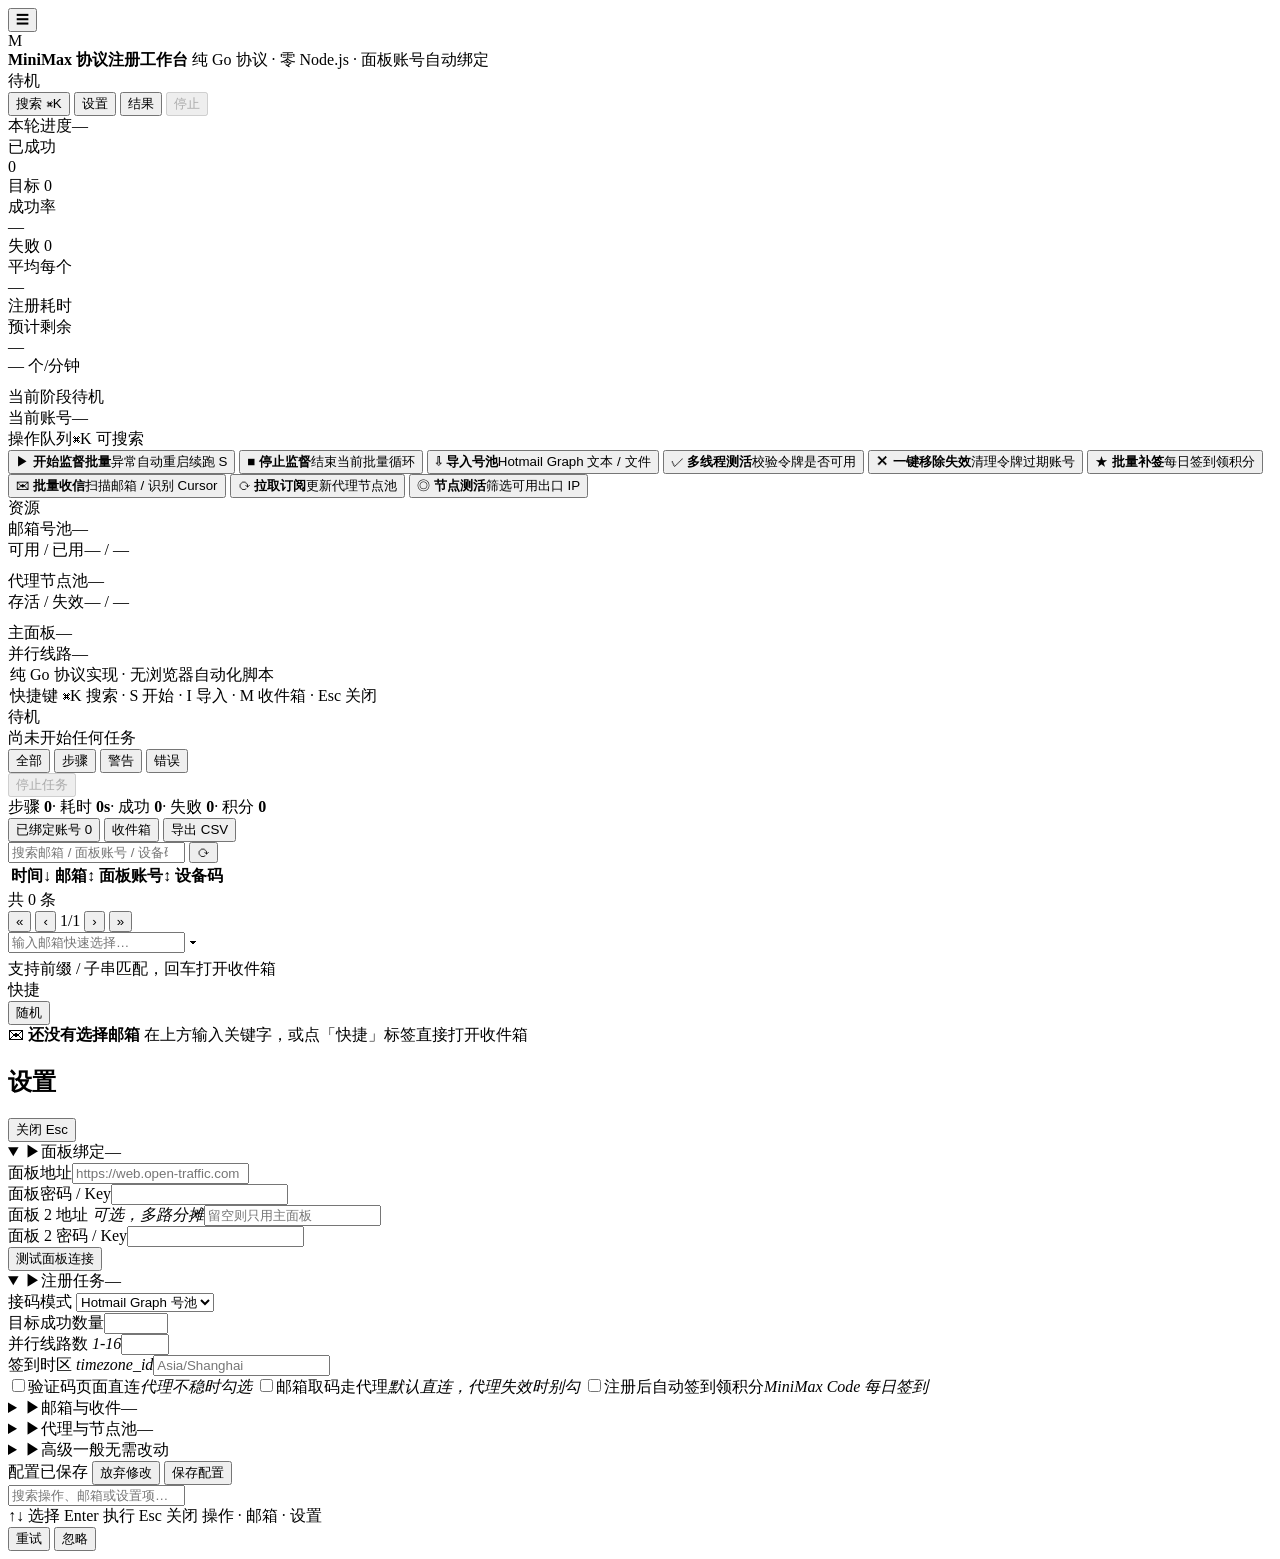
<file: .uibuild/mock2.html>
<!DOCTYPE html>
<html lang="zh-CN">
<head>
  <meta charset="UTF-8" />
  <meta name="viewport" content="width=device-width, initial-scale=1.0" />
  <title>MiniMax 协议注册工作台</title>
  <link rel="stylesheet" href="file:///C:/Users/dhl/Desktop/m3/go-protocol/frontend/assets/app.css" />
</head>
<body>
  <div class="app">
    <header class="topbar">
      <button class="btn btn-icon mobile-only" id="btnRail" aria-label="打开侧栏">☰</button>
      <div class="brand">
        <div class="brand-mark">M</div>
        <div class="brand-text">
          <strong>MiniMax 协议注册工作台</strong>
          <span>纯 Go 协议 · 零 Node.js · 面板账号自动绑定</span>
        </div>
      </div>
      <div class="runstate" id="runState" data-state="idle" role="status" aria-live="polite">
        <span class="dot"></span><span id="runStateText">待机</span>
      </div>
      <div class="topbar-spacer"></div>
      <button class="btn btn-sm" id="btnPalette" title="命令面板">搜索 <span class="kbd">⌘K</span></button>
      <button class="btn btn-sm" id="btnSettings" title="设置">设置</button>
      <button class="btn btn-sm mobile-only" id="btnAside" title="结果面板">结果</button>
      <button class="btn btn-sm btn-danger" id="btnStopTop" disabled>停止</button>
    </header>

    <div class="console">
      <aside class="rail" id="rail">
        <section class="card">
          <div class="card-head"><span>本轮进度</span><span class="spacer"></span><span class="count" id="railUpdated">—</span></div>
          <div class="kpi-grid">
            <div class="kpi"><div class="k">已成功</div><div class="v accent" id="kpiOk">0</div><div class="s" id="kpiTarget">目标 0</div></div>
            <div class="kpi"><div class="k">成功率</div><div class="v up" id="kpiRate">—</div><div class="s" id="kpiFail">失败 0</div></div>
            <div class="kpi"><div class="k">平均每个</div><div class="v" id="kpiAvg">—</div><div class="s">注册耗时</div></div>
            <div class="kpi"><div class="k">预计剩余</div><div class="v" id="kpiEta">—</div><div class="s" id="kpiSpeed">— 个/分钟</div></div>
          </div>
          <div class="meter" style="margin-top:10px;"><i id="railMeter" style="width:0%"></i></div>
          <div class="stat-line" style="margin-top:8px;"><span class="lbl">当前阶段</span><span class="val" id="railStage">待机</span></div>
          <div class="stat-line"><span class="lbl">当前账号</span><span class="val" id="railEmail">—</span></div>
        </section>

        <section class="card">
          <div class="card-head"><span>操作队列</span><span class="spacer"></span><span class="count">⌘K 可搜索</span></div>
          <div class="queue" id="queue">
            <button class="queue-item" data-cmd="sup-start">
              <span class="qi-icon">▶</span>
              <span class="qi-text"><b>开始监督批量</b><span>异常自动重启续跑</span></span>
              <span class="qi-tail">S</span>
            </button>
            <button class="queue-item" data-cmd="sup-stop">
              <span class="qi-icon">■</span>
              <span class="qi-text"><b>停止监督</b><span>结束当前批量循环</span></span>
            </button>
            <button class="queue-item" data-cmd="import-pool">
              <span class="qi-icon">⇩</span>
              <span class="qi-text"><b>导入号池</b><span>Hotmail Graph 文本 / 文件</span></span>
            </button>
            <button class="queue-item" data-cmd="preflight">
              <span class="qi-icon">✓</span>
              <span class="qi-text"><b>多线程测活</b><span>校验令牌是否可用</span></span>
            </button>
            <button class="queue-item" data-cmd="remove-skipped">
              <span class="qi-icon">✕</span>
              <span class="qi-text"><b>一键移除失效</b><span>清理令牌过期账号</span></span>
            </button>
            <button class="queue-item" data-cmd="checkin">
              <span class="qi-icon">★</span>
              <span class="qi-text"><b>批量补签</b><span>每日签到领积分</span></span>
            </button>
            <button class="queue-item" data-cmd="mailscan">
              <span class="qi-icon">✉</span>
              <span class="qi-text"><b>批量收信</b><span>扫描邮箱 / 识别 Cursor</span></span>
            </button>
            <button class="queue-item" data-cmd="fetch-sub">
              <span class="qi-icon">⟳</span>
              <span class="qi-text"><b>拉取订阅</b><span>更新代理节点池</span></span>
            </button>
            <button class="queue-item" data-cmd="check-pool">
              <span class="qi-icon">◎</span>
              <span class="qi-text"><b>节点测活</b><span>筛选可用出口 IP</span></span>
            </button>
          </div>
        </section>

        <section class="card">
          <div class="card-head"><span>资源</span></div>
          <div class="stat-line"><span class="lbl">邮箱号池</span><span class="val" id="poolTotal">—</span></div>
          <div class="stat-line"><span class="lbl">可用 / 已用</span><span class="val"><span id="poolAvail">—</span> / <span id="poolUsed">—</span></span></div>
          <div class="meter" style="margin-top:6px;"><i id="poolMeter" style="width:0%"></i></div>
          <div class="stat-line" style="margin-top:10px;"><span class="lbl">代理节点池</span><span class="val" id="nodeTotal">—</span></div>
          <div class="stat-line"><span class="lbl">存活 / 失效</span><span class="val"><span id="nodeAlive">—</span> / <span id="nodeDead">—</span></span></div>
          <div class="meter is-warn" style="margin-top:6px;"><i id="nodeMeter" style="width:0%"></i></div>
          <div class="stat-line" style="margin-top:10px;"><span class="lbl">主面板</span><span class="val" id="panel1">—</span></div>
          <div class="stat-line"><span class="lbl">并行线路</span><span class="val" id="railWorkers">—</span></div>
        </section>

        <div class="hint" style="margin-top:auto;padding:0 2px;">
          纯 Go 协议实现 · 无浏览器自动化脚本<br />快捷键 <span class="kbd">⌘K</span> 搜索 · <span class="kbd">S</span> 开始 · <span class="kbd">I</span> 导入 · <span class="kbd">M</span> 收件箱 · <span class="kbd">Esc</span> 关闭
        </div>
      </aside>

      <main class="stream">
        <div class="stream-head">
          <div class="stream-stage">
            <div class="stage-label"><span id="stageText">待机</span><span class="tag tag-accent" id="stageTag" hidden>运行中</span></div>
            <div class="stage-mail" id="stageMail">尚未开始任何任务</div>
          </div>
          <div class="chip-row" role="group" aria-label="日志过滤">
            <button class="chip" data-log-filter="all" aria-pressed="true">全部</button>
            <button class="chip" data-log-filter="step" aria-pressed="false">步骤</button>
            <button class="chip" data-log-filter="warn" aria-pressed="false">警告</button>
            <button class="chip" data-log-filter="error" aria-pressed="false">错误</button>
          </div>
          <div class="stop-slot">
            <button class="btn btn-sm btn-danger" id="btnStop" disabled>停止任务</button>
          </div>
        </div>

        <div class="stream-body" id="streamBody">
          <div class="stream-rail" id="streamRail"></div>
        </div>

        <div class="receipt" id="receipt">
          <span>步骤 <b id="rcSteps">0</b></span><span class="sep">·</span>
          <span>耗时 <b id="rcElapsed">0s</b></span><span class="sep">·</span>
          <span>成功 <b id="rcOk">0</b></span><span class="sep">·</span>
          <span>失败 <b id="rcFail">0</b></span><span class="sep">·</span>
          <span>积分 <b id="rcPoints">0</b></span>
        </div>
      </main>

      <section class="aside" id="aside">
        <div class="tabbar" role="tablist">
          <button class="tab" role="tab" aria-selected="true" data-tab="accounts">已绑定账号 <span class="cnt" id="tabAccCount">0</span></button>
          <button class="tab" role="tab" aria-selected="false" data-tab="mail">收件箱</button>
          <span class="spacer"></span>
          <button class="btn btn-sm btn-quiet" id="btnExport" title="导出当前筛选结果">导出 CSV</button>
        </div>

        <div class="tabpane active" id="pane-accounts" data-tab="accounts" role="tabpanel">
          <div class="table-tools">
            <input class="search" id="accSearch" type="search" placeholder="搜索邮箱 / 面板账号 / 设备码" autocomplete="off" />
            <button class="btn btn-sm btn-icon" id="btnAccRefresh" title="刷新">⟳</button>
          </div>
          <div class="table-wrap" id="accWrap">
            <table>
              <colgroup>
                <col class="c-time" /><col class="c-mail" /><col class="c-prov" /><col class="c-code" />
              </colgroup>
              <thead>
                <tr>
                  <th class="sortable" data-sort="time" aria-sort="descending">时间<span class="arrow">↓</span></th>
                  <th class="sortable" data-sort="email">邮箱<span class="arrow">↕</span></th>
                  <th class="sortable" data-sort="provider">面板账号<span class="arrow">↕</span></th>
                  <th>设备码</th>
                </tr>
              </thead>
              <tbody id="accBody"></tbody>
            </table>
            <div class="empty" id="accEmpty" hidden>
              <span class="glyph">◎</span>
              <b>还没有已绑定账号</b>
              <span class="tiny">点击「开始监督批量」开始注册，成功后账号会自动出现在这里</span>
            </div>
          </div>
          <div class="table-foot">
            <span id="accRange">共 0 条</span>
            <span class="spacer"></span>
            <div class="pager">
              <button id="pgFirst" title="首页">«</button>
              <button id="pgPrev" title="上一页">‹</button>
              <span class="mono" id="pgInfo">1/1</span>
              <button id="pgNext" title="下一页">›</button>
              <button id="pgLast" title="末页">»</button>
            </div>
          </div>
        </div>

        <div class="tabpane" id="pane-mail" data-tab="mail" role="tabpanel">
          <div class="mail-head">
            <div class="combo">
              <input class="combo-input" id="mailEmail" placeholder="输入邮箱快速选择…" autocomplete="off"
                role="combobox" aria-expanded="false" aria-controls="mailComboPop" aria-autocomplete="list" />
              <span class="combo-caret">▾</span>
              <div class="combo-pop" id="mailComboPop" role="listbox" hidden></div>
            </div>
            <div class="hint" id="mailNote" style="margin:6px 0 0;">支持前缀 / 子串匹配，回车打开收件箱</div>
            <div class="quick-row">
              <span class="qr-label">快捷</span>
              <div class="qr-scroll" id="quickPicks"></div>
              <button class="btn btn-sm btn-quiet" id="btnRandomMail" title="随机取一个可用邮箱并打开收件箱">随机</button>
            </div>
          </div>
          <div class="mail-area" id="mailArea">
            <div class="mail-list" id="mailList">
              <div class="empty">
                <span class="glyph">✉</span>
                <b>还没有选择邮箱</b>
                <span class="tiny">在上方输入关键字，或点「快捷」标签直接打开收件箱</span>
              </div>
            </div>
            <div id="mailDetail"></div>
          </div>
        </div>
      </section>
    </div>
  </div>

  <div class="scrim" id="scrim"></div>
  <aside class="drawer" id="drawer" aria-label="设置" role="dialog" aria-modal="true" aria-hidden="true">
    <div class="drawer-head">
      <h2>设置</h2>
      <span class="spacer"></span>
      <button class="btn btn-sm btn-quiet" id="btnCloseDrawer">关闭 <span class="kbd">Esc</span></button>
    </div>
    <div class="drawer-body" id="drawerBody">

      <details class="section" open data-sec="panel">
        <summary><span class="chev">▶</span>面板绑定<span class="spacer"></span><span class="badge" id="badgePanel">—</span></summary>
        <div class="section-body">
          <div class="grid2">
            <div class="field"><label for="panelBase">面板地址</label><input id="panelBase" spellcheck="false" placeholder="https://web.open-traffic.com" /></div>
            <div class="field"><label for="panelKey">面板密码 / Key</label><input id="panelKey" type="password" /></div>
            <div class="field"><label for="panel2Base">面板 2 地址 <em>可选，多路分摊</em></label><input id="panel2Base" spellcheck="false" placeholder="留空则只用主面板" /></div>
            <div class="field"><label for="panel2Key">面板 2 密码 / Key</label><input id="panel2Key" type="password" /></div>
          </div>
          <div style="display:flex;gap:8px;">
            <button class="btn btn-sm" id="btnTestPanel">测试面板连接</button>
          </div>
        </div>
      </details>

      <details class="section" open data-sec="task">
        <summary><span class="chev">▶</span>注册任务<span class="spacer"></span><span class="badge" id="badgeTask">—</span></summary>
        <div class="section-body">
          <div class="grid2">
            <div class="field">
              <label for="mailMode">接码模式</label>
              <select id="mailMode">
                <option value="hotmail">Hotmail Graph 号池</option>
                <option value="imap">域名邮箱 + IMAP</option>
              </select>
            </div>
            <div class="field"><label for="count">目标成功数量</label><input id="count" type="number" min="1" max="5000" /></div>
            <div class="field"><label for="workers">并行线路数 <em>1-16</em></label><input id="workers" type="number" min="1" max="16" /></div>
            <div class="field"><label for="timezoneId">签到时区 <em>timezone_id</em></label><input id="timezoneId" placeholder="Asia/Shanghai" spellcheck="false" /></div>
          </div>
          <label class="switch"><input type="checkbox" id="captchaDirect" /><span class="track"></span><span class="sw-text">验证码页面直连<em>代理不稳时勾选</em></span></label>
          <label class="switch"><input type="checkbox" id="mailViaProxy" /><span class="track"></span><span class="sw-text">邮箱取码走代理<em>默认直连，代理失效时别勾</em></span></label>
          <label class="switch"><input type="checkbox" id="signinAfterRegister" /><span class="track"></span><span class="sw-text">注册后自动签到领积分<em>MiniMax Code 每日签到</em></span></label>
        </div>
      </details>

      <details class="section" data-sec="mail">
        <summary><span class="chev">▶</span>邮箱与收件<span class="spacer"></span><span class="badge" id="badgeMail">—</span></summary>
        <div class="section-body">
          <div id="hotmailBox">
            <div class="dropzone" id="rawDrop">
              <div class="field">
                <label for="hotmailRaw">Hotmail Graph 文本 <em>email----pass----clientId----refreshToken</em></label>
                <textarea id="hotmailRaw" placeholder="粘贴 Hotmail 账号行后点击「导入号池」；也可把 .txt 文件直接拖到这里"></textarea>
                <div class="hint" id="rawCount" style="margin-top:5px;">已粘贴 0 行 / 0 字符</div>
              </div>
            </div>
            <div style="display:flex;gap:8px;align-items:center;flex-wrap:wrap;margin-bottom:12px;">
              <input type="file" id="rawFile" accept=".txt" />
              <button class="btn btn-sm" id="btnImportFile">选择文件并导入</button>
            </div>
            <div class="grid2">
              <div class="field"><label for="hotmailPool">号池文件路径</label><input id="hotmailPool" spellcheck="false" /></div>
              <div class="field"><label for="hotmailPreflightWorkers">测活并发线程</label><input id="hotmailPreflightWorkers" type="number" min="1" max="32" /></div>
            </div>
            <div style="display:flex;gap:8px;flex-wrap:wrap;">
              <button class="btn btn-sm btn-primary" id="btnImport">导入号池</button>
              <button class="btn btn-sm" id="btnPreflight">多线程测活</button>
              <button class="btn btn-sm btn-danger" id="btnRemoveSkipped">一键移除失效</button>
            </div>
          </div>
          <div id="imapBox" hidden>
            <div class="grid2">
              <div class="field"><label for="mailDomain">邮箱域名</label><input id="mailDomain" spellcheck="false" /></div>
              <div class="field"><label for="mailPrefix">邮箱前缀</label><input id="mailPrefix" spellcheck="false" /></div>
              <div class="field"><label for="imapHost">IMAP 主机</label><input id="imapHost" spellcheck="false" /></div>
              <div class="field"><label for="imapPort">IMAP 端口</label><input id="imapPort" type="number" /></div>
              <div class="field"><label for="imapUser">IMAP 账号</label><input id="imapUser" spellcheck="false" /></div>
              <div class="field"><label for="imapPassword">IMAP 授权码</label><input id="imapPassword" type="password" /></div>
            </div>
          </div>
        </div>
      </details>

      <details class="section" data-sec="proxy">
        <summary><span class="chev">▶</span>代理与节点池<span class="spacer"></span><span class="badge" id="badgeProxy">—</span></summary>
        <div class="section-body">
          <div class="field"><label for="proxyUrl">代理地址 <em>socks5:// / http:// / 紧凑格式</em></label><input id="proxyUrl" placeholder="留空直连" spellcheck="false" /></div>
          <div class="grid2">
            <div class="field">
              <label for="proxyStyle">代理商家类型</label>
              <select id="proxyStyle">
                <option value="auto">自动识别（cliproxy / 711）</option>
                <option value="711">711（session- + sessTime-）</option>
                <option value="clipproxy">Cliproxy（sid- + t- + st-）</option>
              </select>
            </div>
            <div class="field"><label for="proxyState">Cliproxy 州省 <em>可选</em></label><input id="proxyState" placeholder="留空=不限" spellcheck="false" /></div>
            <div class="field"><label for="proxyRegionRotate">代理区域轮换 <em>逗号分隔</em></label><input id="proxyRegionRotate" placeholder="如 JP,US,GB" spellcheck="false" /></div>
            <div class="field"><label for="proxySessTime">Sticky 时长 <em>分钟 5-180</em></label><input id="proxySessTime" type="number" min="0" max="180" placeholder="0=默认" /></div>
          </div>
          <label class="switch"><input type="checkbox" id="proxySticky" /><span class="track"></span><span class="sw-text">启用 Sticky 会话<em>关闭=每请求换 IP</em></span></label>
          <div class="field" style="margin-top:8px;"><label for="proxySubscriptionUrl">订阅地址 <em>Clash YAML / base64 链接列表</em></label><input id="proxySubscriptionUrl" placeholder="https://…/sub?token=…" spellcheck="false" /></div>
          <div class="grid2">
            <div class="field"><label for="proxyPoolFile">节点池文件路径</label><input id="proxyPoolFile" placeholder="留空=输出目录/proxy-pool.json" spellcheck="false" /></div>
            <div class="field"><label for="proxyPoolWorkers">测活并发线程</label><input id="proxyPoolWorkers" type="number" min="1" max="64" /></div>
            <div class="field"><label for="proxyLocalPorts">本地代理端口池 <em>18001-18422</em></label><input id="proxyLocalPorts" placeholder="如 18001-18422" spellcheck="false" /></div>
          </div>
          <label class="switch"><input type="checkbox" id="proxyPoolUse" /><span class="track"></span><span class="sw-text">使用节点池<em>每次尝试轮换出口 IP</em></span></label>
          <div style="display:flex;gap:8px;flex-wrap:wrap;margin-top:8px;">
            <button class="btn btn-sm" id="btnFetchSub">拉取订阅</button>
            <button class="btn btn-sm" id="btnCheckPool">节点测活</button>
            <button class="btn btn-sm btn-quiet" id="btnPoolStats">刷新状态</button>
          </div>
        </div>
      </details>

      <details class="section" data-sec="adv">
        <summary><span class="chev">▶</span>高级<span class="spacer"></span><span class="badge">一般无需改动</span></summary>
        <div class="section-body">
          <div class="field"><label for="fixedPassword">固定密码 <em>留空=随机强密码；填写则全部账号共用（排查 1200058）</em></label><input id="fixedPassword" type="text" placeholder="如 DD890528@?" spellcheck="false" /></div>
          <div class="grid2">
            <div class="field">
              <label for="ticketMode">票据模式</label>
              <select id="ticketMode">
                <option value="cdp">纯 Go CDP 取票（无 Node）</option>
                <option value="external">外部票据接口（无浏览器）</option>
              </select>
            </div>
            <div class="field"><label for="externalTicketUrl">外部票据接口 URL</label><input id="externalTicketUrl" placeholder="http://127.0.0.1:9000/ticket" spellcheck="false" /></div>
            <div class="field"><label for="signatureSalt">SIGNATURE_SALT</label><input id="signatureSalt" type="password" /></div>
            <div class="field"><label for="yySuffix">YY_SUFFIX</label><input id="yySuffix" type="password" /></div>
            <div class="field"><label for="recaptchaSiteKey">RECAPTCHA_SITE_KEY</label><input id="recaptchaSiteKey" spellcheck="false" /></div>
            <div class="field"><label for="chromePath">Chrome 路径</label><input id="chromePath" spellcheck="false" /></div>
          </div>
          <div class="field"><label for="outputDir">输出目录</label><input id="outputDir" spellcheck="false" /></div>
          <button class="btn btn-sm btn-quiet" id="btnClear">清理历史记录</button>
        </div>
      </details>
    </div>
    <div class="drawer-foot">
      <span class="hint" id="dirtyHint">配置已保存</span>
      <span class="spacer"></span>
      <button class="btn btn-sm" id="btnRevert">放弃修改</button>
      <button class="btn btn-sm btn-primary" id="btnSave">保存配置</button>
    </div>
  </aside>

  <div class="palette" id="palette" role="dialog" aria-modal="true" aria-label="命令面板">
    <input class="palette-input" id="paletteInput" placeholder="搜索操作、邮箱或设置项…" autocomplete="off" role="combobox" aria-expanded="true" aria-controls="paletteList" />
    <div class="palette-list" id="paletteList" role="listbox"></div>
    <div class="palette-foot">
      <span><span class="kbd">↑</span><span class="kbd">↓</span> 选择</span>
      <span><span class="kbd">Enter</span> 执行</span>
      <span><span class="kbd">Esc</span> 关闭</span>
      <span class="spacer" style="flex:1"></span>
      <span id="paletteHint">操作 · 邮箱 · 设置</span>
    </div>
  </div>

  <div class="toasts" id="toasts" aria-live="polite"></div>
  <div class="banner" id="banner" role="alert">
    <span id="bannerText"></span>
    <span class="spacer"></span>
    <button class="btn btn-sm" id="bannerRetry">重试</button>
    <button class="btn btn-sm btn-quiet" id="bannerClose">忽略</button>
  </div>

  <script src="file:///C:/Users/dhl/Desktop/m3/go-protocol/frontend/assets/app.js"></script>
<script>
function mkRows(n, offset) {
  var out = [];
  var prov = ["MiniMax997066","MiniMax997970","MiniMax997132","MiniMax998041","MiniMax998310","MiniMax998774"];
  for (var i = 0; i < n; i++) {
    var k = offset + i;
    out.push({
      email: "drewfasthorse" + (16390 + k) + "@hotmail.com",
      providerName: prov[k % prov.length],
      userCode: "M.C561_BAY.0.U.MsaArtifacts.-Cu086H!tUqurVdXcnnnxTZZ56BiV2qFnosbfAbMxUB",
      signInId: "9e5f94bc-e8a4-4e73-b8be-63364c29d753",
      signin: true,
      createdAt: "2026-11-20T13:" + (10 + (k % 40)) + ":02Z"
    });
  }
  return out;
}
window.go = { main: { App: {
  GetConfig: async () => ({
    panelBase: "https://token.shortxmax.com", panelKey: "cbe562d176daaffdc4fde0859dffce85",
    panel2Base: "http://web.open-traffic.com", panel2Key: "cbe562d176daaffdc4fde0859dffce85",
    mailMode: "hotmail", count: 2000, workers: 8, timezoneId: "Asia/Shanghai",
    signinAfterRegister: true, captchaDirect: false, mailViaProxy: false,
    hotmailPool: "/opt/minimax/hotmail-pool.json", hotmailPreflightWorkers: 8,
    proxyStyle: "711", proxyUrl: "socks5://USER278923-zone-custom-region-JP:b36958:global.rotgb.trustsource.live:10000",
    proxyRegionRotate: "JP,US,GB", proxySessTime: 15, proxySticky: true,
    proxySubscriptionUrl: "https://subs.2519885.dpdns.org/c/?token=ce7b0ad8f20c084448d03891f892d848",
    proxyPoolWorkers: 16, proxyLocalPorts: "18001-18422", proxyPoolUse: true,
    ticketMode: "cdp", chromePath: "/usr/bin/google-chrome",
    outputDir: "/opt/minimax/artifacts", signatureSalt: "I*7Cf%WZ#S&%1RlZJ&C2",
    yySuffix: "ooui", recaptchaSiteKey: "6Lc0gOUtAAAAAM6ovsGBJbA4K1La5ZAOA9B7X39k",
    fixedPassword: ""
  }),
  GetHotmailStats: async () => ({ total: 4854, available: 3031, used: 1820, skipped: 0, reserved: 3 }),
  GetProxyPoolStats: async () => ({ total: 422, alive: 282, dead: 140, checked: 422 }),
  GetProgressLite: async () => ({ target: 2000, succeeded: 1275, failedAttempts: 1111,
    currentStage: "等待面板绑定完成", currentEmail: "drewfasthorse01639@hotmail.com",
    running: true, updatedAt: "2026-11-20T13:16:20Z", points: 400, firstAt: "2026-11-20T11:04:00Z", lastAt: "2026-11-20T13:16:20Z" }),
  GetResultsPage: async (cfg, off, lim, q, sort) => ({ total: 1275, offset: off, limit: lim, rows: mkRows(lim, off) }),
  SearchMailboxes: async (cfg, q, lim) => {
    var names = ["drewfasthorse01639@hotmail.com","estellsaigal558738@hotmail.com","shirlietallchief100485@hotmail.com",
      "concettakohloff802356@hotmail.com","ariettaseigrist47703@hotmail.com","ashamathie51679@hotmail.com"];
    var st = ["available","used","reserved","skipped","used","available"];
    var out = [];
    for (var i = 0; i < names.length; i++) {
      if (!q || names[i].indexOf(q) >= 0) out.push({ email: names[i], status: st[i], note: st[i] === "available" ? "" : "已注册" });
    }
    return out;
  },
  MailInboxView: async () => ({ items: [
    { id: "m1", subject: "登录 Cursor", from: "no-reply@cursor.sh", to: "stoneydeucher952151@hotmail.com", folder: "inbox", isRead: false, receivedAt: "2026-11-18T13:07:00Z" },
    { id: "m2", subject: "MiniMax Code 验证码", from: "no-reply@minimax.io", to: "x@hotmail.com", folder: "inbox", isRead: true, receivedAt: "2026-11-18T12:41:00Z" },
    { id: "m3", subject: "Microsoft 账户安全代码", from: "account-security-noreply@accountprotection.microsoft.com", to: "x@hotmail.com", folder: "junkemail", isRead: false, receivedAt: "2026-11-18T09:02:00Z" }
  ] }),
  MailMessageView: async () => ({ subject: "登录 Cursor", from: "no-reply@cursor.sh", to: "stoneydeucher952151@hotmail.com",
    receivedAt: "2026-11-18T13:07:00Z",
    bodyText: "点击下面的链接登录 Cursor：https://cursor.sh/login?code=xxxxxx" }),
  TestPanel: async () => "面板连接正常（MiniMax Code 已授权）",
  SaveConfig: async (c) => c,
  ImportHotmail: async () => ({ total: 4854, available: 3031, used: 1820 }),
  ImportHotmailText: async () => ({ total: 4854, available: 3031, used: 1820 }),
  PreflightHotmail: async () => ({ total: 4854, available: 3031, used: 1820 }),
  RemoveSkippedHotmail: async () => ({ total: 4854, available: 3031, used: 1820 }),
  ImportProxySubscription: async () => ({ total: 422, alive: 282, dead: 140 }),
  CheckProxyPool: async () => ({ total: 422, alive: 282, dead: 140 }),
  CheckinAll: async () => "补签完成：1275 个账号",
  MailScanAll: async () => "扫描完成：1000/1000，Cursor 注册 200",
  ClearHistory: async () => null,
  StartSupervised: async () => null,
  StopBatch: async () => null,
  StopSupervised: async () => null
}}};
window.runtime = { EventsOn: (n, cb) => {
  if (n === "batch:log") {
    var logs = [
      ["info", "[06:16:20] [info] [drewfasthorse01639@hotmail.com] 申请设备码"],
      ["info", "[06:16:20] [info] [drewfasthorse01639@hotmail.com] 获取风控票据"],
      ["error", "[06:16:20] [error] 获取票据失败: read tcp 127.0.0.1:58446->127.0.0.1:45039: i/o timeout"],
      ["info", "[06:16:23] [info] 等待面板绑定完成"],
      ["info", "[06:17:04] [info] 注册并绑定成功: drewfasthorse01639@hotmail.com -> MiniMax997066"],
      ["info", "[06:17:07] [info] 每日签到领取积分"]
    ];
    logs.forEach(function (l) { cb({ level: l[0], message: l[1], time: "06:16:20" }); });
  }
  if (n === "batch:step") {
    var steps = ["申请设备码","获取风控票据","注册设备","检查账号状态","发送邮箱验证码","轮询邮箱验证码","创建密码并登录","设备授权审批","等待面板绑定完成","每日签到领取积分"];
    steps.forEach(function (s, i) { cb({ stage: s, email: "drewfasthorse01639@hotmail.com", worker: (i % 8) + 1, time: "06:16:20" }); });
  }
} };
setTimeout(function () {
  var h = (location.hash || "").replace("#", "");
  if (h === "mail") document.querySelector('.tab[data-tab="mail"]').click();
  if (h === "drawer") document.getElementById("btnSettings").click();
  if (h === "palette") document.getElementById("btnPalette").click();
  if (h === "combo") {
    var el = document.getElementById("mailEmail");
    el.focus();
    el.dispatchEvent(new Event("input", { bubbles: true }));
  }
}, 900);

setTimeout(function () {
  var p = document.querySelector(".palette");
  var cs = getComputedStyle(p);
  var d = document.createElement("div");
  d.id = "dbg";
  d.textContent = JSON.stringify({
    open: p.className,
    bg: cs.backgroundColor,
    opacity: cs.opacity,
    z: cs.zIndex
  });
  document.body.appendChild(d);
}, 1700);



setTimeout(function () {
  var row = document.querySelector(".quick-row");
  var sc = document.getElementById("quickPicks");
  var btn = document.getElementById("btnRandomMail");
  var d = document.createElement("div");
  d.id = "dbg2";
  d.textContent = JSON.stringify({
    rowW: row ? Math.round(row.getBoundingClientRect().width) : -1,
    rowRight: row ? Math.round(row.getBoundingClientRect().right) : -1,
    scW: sc ? Math.round(sc.getBoundingClientRect().width) : -1,
    scRight: sc ? Math.round(sc.getBoundingClientRect().right) : -1,
    btnW: btn ? Math.round(btn.getBoundingClientRect().width) : -1,
    btnRight: btn ? Math.round(btn.getBoundingClientRect().right) : -1,
    btnDisplay: btn ? getComputedStyle(btn).display : ""
  });
  document.body.appendChild(d);
}, 1700);


</script>
</body>
</html>
</file>
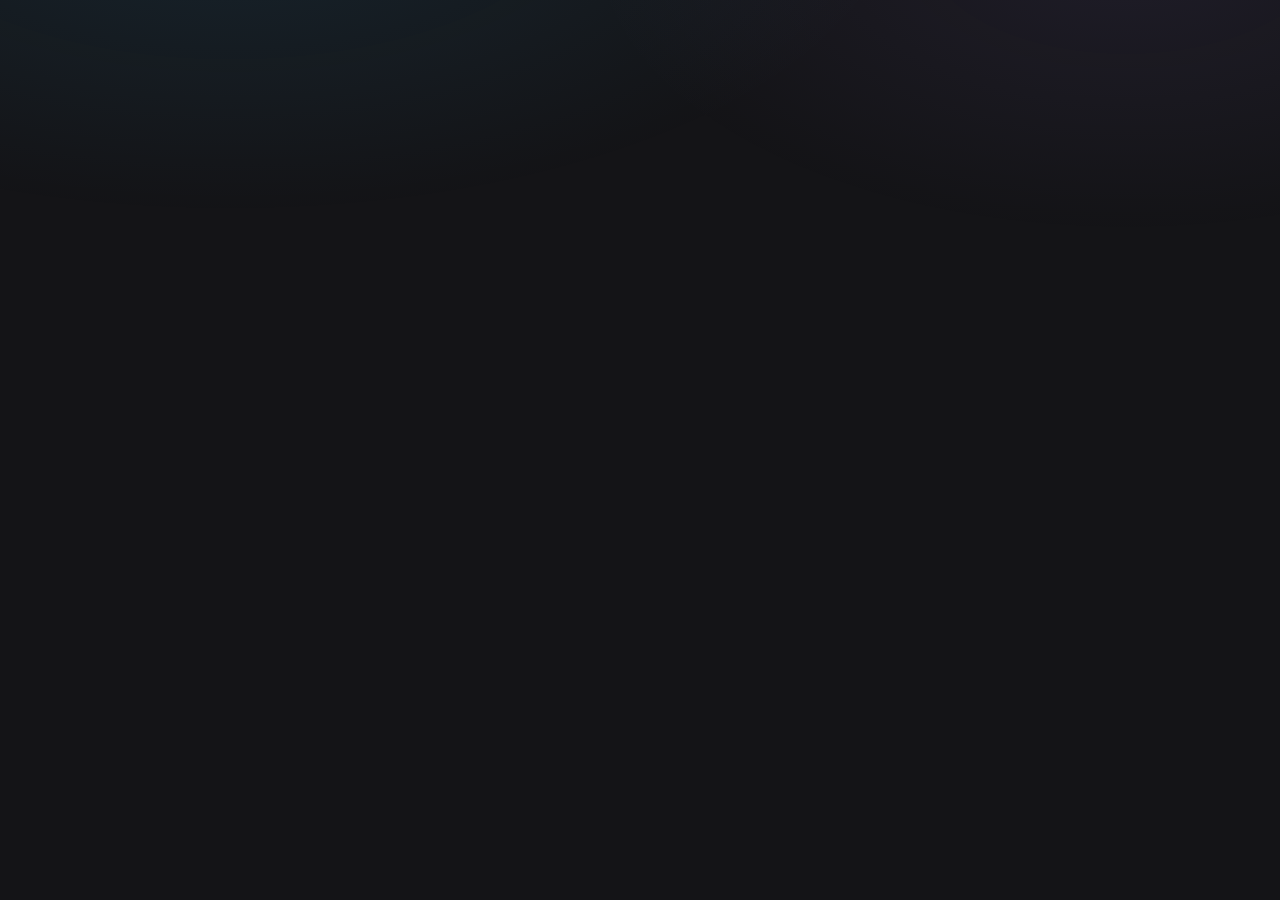
<file: .uibuild/p1.html>
<!DOCTYPE html>
<html lang="zh-CN">
<head>
  <meta charset="UTF-8" />
  <meta name="viewport" content="width=device-width, initial-scale=1.0" />
  <title>MiniMax 纯 Go 协议注册器</title>
  <style>
    :root {
      --stage: #141417;
      --card: #09090b;
      --card-2: #0e0e11;
      --line: rgba(255, 255, 255, 0.07);
      --line-2: rgba(255, 255, 255, 0.12);
      --text: #f4f4f5;
      --muted: #92929c;
      --dim: #62626c;
      --accent: #38bdf8;
      --ok: #34d399;
      --err: #f87171;
      --violet: #a78bfa;
      --warn: #fbbf24;
      --r-lg: 20px;
      --r-md: 14px;
      --r-sm: 10px;
      --hair: inset 0 1px 0 rgba(255, 255, 255, 0.05);
      --shadow: 0 18px 40px -22px rgba(0, 0, 0, 0.9);
      --mono: "JetBrains Mono", "Cascadia Mono", Consolas, "SF Mono", monospace;
    }
    * { box-sizing: border-box; }
    html, body { height: 100%; }
    body {
      margin: 0;
      font-family: Inter, "Segoe UI", "PingFang SC", "Microsoft YaHei", sans-serif;
      background: var(--stage);
      color: var(--text);
      font-size: 13px;
      line-height: 1.45;
      -webkit-font-smoothing: antialiased;
      overflow: hidden;
    }
    body::before {
      content: "";
      position: fixed;
      inset: 0;
      pointer-events: none;
      background:
        radial-gradient(1100px 520px at 18% -12%, rgba(56, 189, 248, 0.10), transparent 62%),
        radial-gradient(900px 480px at 88% -6%, rgba(167, 139, 250, 0.08), transparent 60%);
      z-index: 0;
    }
    ::-webkit-scrollbar { width: 9px; height: 9px; }
    ::-webkit-scrollbar-track { background: transparent; }
    ::-webkit-scrollbar-thumb {
      background: rgba(255, 255, 255, 0.10);
      border-radius: 99px;
      border: 2px solid transparent;
      background-clip: padding-box;
    }
    ::-webkit-scrollbar-thumb:hover { background: rgba(255, 255, 255, 0.2); background-clip: padding-box; }

    /* ---------- shell ---------- */
    .stage {
      position: relative;
      z-index: 1;
      height: 100vh;
      display: flex;
      flex-direction: column;
      padding: 14px;
      gap: 12px;
    }

    .topbar {
      flex: 0 0 auto;
      display: flex;
      align-items: center;
      gap: 16px;
      padding: 12px 16px;
      background: linear-gradient(180deg, rgba(9, 9, 11, 0.92), rgba(9, 9, 11, 0.7));
      border: 1px solid var(--line);
      border-radius: var(--r-lg);
      box-shadow: var(--hair), var(--shadow);
      backdrop-filter: blur(12px);
    }
    .brand { display: flex; align-items: center; gap: 12px; min-width: 0; }
    .mark {
      width: 38px; height: 38px;
      border-radius: 12px;
      display: grid; place-items: center;
      font-weight: 800; font-size: 17px; color: #04121a;
      background: linear-gradient(140deg, #7dd3fc, #38bdf8 45%, #a78bfa);
      box-shadow: 0 8px 22px -8px rgba(56, 189, 248, 0.75), var(--hair);
      flex: 0 0 auto;
    }
    .brand h1 { margin: 0; font-size: 15px; font-weight: 650; letter-spacing: 0.2px; }
    .brand p { margin: 1px 0 0; font-size: 11.5px; color: var(--dim); }
    .topbar-spacer { flex: 1 1 auto; }
    .topbar-actions { display: flex; align-items: center; gap: 8px; flex-wrap: wrap; }

    .status-pill {
      display: inline-flex; align-items: center; gap: 8px;
      padding: 7px 14px 7px 11px;
      border-radius: 99px;
      border: 1px solid var(--line-2);
      background: rgba(255, 255, 255, 0.03);
      font-size: 12px; font-weight: 600;
      white-space: nowrap;
    }
    .status-pill .dot {
      width: 8px; height: 8px; border-radius: 99px; background: var(--dim);
      box-shadow: 0 0 0 0 rgba(52, 211, 153, 0.5);
    }
    .status-pill.is-running { border-color: rgba(52, 211, 153, 0.35); color: #d3fbe8; }
    .status-pill.is-running .dot {
      background: var(--ok);
      animation: breathe 1.6s ease-out infinite;
    }
    .status-pill.is-error { border-color: rgba(248, 113, 113, 0.4); color: #ffd7d7; }
    .status-pill.is-error .dot { background: var(--err); }
    @keyframes breathe {
      0% { box-shadow: 0 0 0 0 rgba(52, 211, 153, 0.55); }
      70% { box-shadow: 0 0 0 8px rgba(52, 211, 153, 0); }
      100% { box-shadow: 0 0 0 0 rgba(52, 211, 153, 0); }
    }

    .layout {
      flex: 1 1 auto;
      min-height: 0;
      display: grid;
      grid-template-columns: 400px minmax(0, 1fr);
      gap: 12px;
    }
    .col-config {
      min-height: 0;
      overflow-y: auto;
      padding-right: 4px;
      display: flex;
      flex-direction: column;
      gap: 12px;
    }
    .col-run {
      min-height: 0;
      display: grid;
      grid-template-rows: auto minmax(140px, 1fr) minmax(200px, 1.05fr);
      gap: 12px;
    }

    /* ---------- cards ---------- */
    .card {
      background: var(--card);
      border: 1px solid var(--line);
      border-radius: var(--r-lg);
      box-shadow: var(--hair), var(--shadow);
      padding: 14px 15px;
    }
    .card-head {
      display: flex; align-items: center; gap: 9px;
      margin-bottom: 12px;
    }
    .card-head .accent-bar {
      width: 3px; height: 15px; border-radius: 99px; background: var(--accent);
      box-shadow: 0 0 12px -1px var(--accent);
    }
    .card-head h2 { margin: 0; font-size: 13px; font-weight: 650; letter-spacing: 0.2px; }
    .card-head .sub { color: var(--dim); font-size: 11px; }
    .card-head .spacer { flex: 1; }
    .sec-panel .accent-bar { background: var(--accent); }
    .sec-task .accent-bar { background: var(--violet); }
    .sec-mail .accent-bar { background: var(--ok); }
    .sec-proxy .accent-bar { background: var(--warn); }
    .sec-adv .accent-bar { background: var(--dim); }

    /* ---------- form ---------- */
    .grid2 { display: grid; grid-template-columns: 1fr 1fr; gap: 9px 10px; }
    .field { display: block; min-width: 0; }
    .field > .lab {
      display: flex; align-items: baseline; gap: 6px;
      color: var(--muted); font-size: 11px; margin-bottom: 4px;
    }
    .field > .lab em { font-style: normal; color: var(--dim); font-size: 10px; }
    input[type="text"], input[type="number"], input[type="password"], select, textarea {
      width: 100%;
      background: #0b0b0e;
      border: 1px solid var(--line-2);
      color: var(--text);
      border-radius: var(--r-sm);
      padding: 7px 10px;
      font-size: 12px;
      font-family: inherit;
      outline: none;
      transition: border-color .15s ease, box-shadow .15s ease, background .15s ease;
    }
    textarea { resize: vertical; min-height: 84px; font-family: var(--mono); font-size: 11px; line-height: 1.5; }
    input:focus, select:focus, textarea:focus {
      border-color: rgba(56, 189, 248, 0.55);
      box-shadow: 0 0 0 3px rgba(56, 189, 248, 0.12);
      background: #0d0d11;
    }
    input::placeholder, textarea::placeholder { color: #45454e; }
    select { appearance: none; background-image: linear-gradient(45deg, transparent 50%, var(--muted) 50%), linear-gradient(135deg, var(--muted) 50%, transparent 50%); background-position: calc(100% - 15px) 12px, calc(100% - 10px) 12px; background-size: 5px 5px, 5px 5px; background-repeat: no-repeat; padding-right: 26px; }

    .switch {
      display: flex; align-items: center; gap: 9px;
      padding: 7px 0;
      cursor: pointer; user-select: none;
    }
    .switch input { display: none; }
    .switch .track {
      position: relative; flex: 0 0 auto;
      width: 34px; height: 19px; border-radius: 99px;
      background: #1c1c22; border: 1px solid var(--line-2);
      transition: background .18s ease, border-color .18s ease;
    }
    .switch .track::after {
      content: ""; position: absolute; top: 2px; left: 2px;
      width: 13px; height: 13px; border-radius: 99px;
      background: #6d6d78;
      transition: transform .18s cubic-bezier(.2, .8, .2, 1), background .18s ease;
    }
    .switch input:checked + .track { background: rgba(56, 189, 248, 0.28); border-color: rgba(56, 189, 248, 0.55); }
    .switch input:checked + .track::after { transform: translateX(15px); background: var(--accent); box-shadow: 0 0 10px -2px var(--accent); }
    .switch .txt { font-size: 11.5px; color: var(--muted); line-height: 1.35; }
    .switch input:checked ~ .txt { color: var(--text); }

    .row-btns { display: flex; gap: 8px; flex-wrap: wrap; margin-top: 10px; }
    .btn {
      border: 1px solid var(--line-2);
      border-radius: var(--r-sm);
      padding: 7px 13px;
      cursor: pointer;
      font-size: 12px; font-weight: 600;
      background: rgba(255, 255, 255, 0.045);
      color: var(--text);
      font-family: inherit;
      transition: transform .12s ease, filter .15s ease, border-color .15s ease, background .15s ease;
      white-space: nowrap;
    }
    .btn:hover:not(:disabled) { background: rgba(255, 255, 255, 0.09); border-color: rgba(255, 255, 255, 0.2); }
    .btn:active:not(:disabled) { transform: translateY(1px); }
    .btn:disabled { opacity: .38; cursor: not-allowed; }
    .btn-primary { background: linear-gradient(180deg, #38bdf8, #0ea5e9); color: #04121a; border-color: transparent; box-shadow: 0 8px 20px -10px rgba(56, 189, 248, .9); }
    .btn-primary:hover:not(:disabled) { filter: brightness(1.08); background: linear-gradient(180deg, #38bdf8, #0ea5e9); }
    .btn-ok { background: rgba(52, 211, 153, .14); color: #a7f3d0; border-color: rgba(52, 211, 153, .38); }
    .btn-ok:hover:not(:disabled) { background: rgba(52, 211, 153, .22); }
    .btn-danger { background: rgba(248, 113, 113, .13); color: #fecaca; border-color: rgba(248, 113, 113, .35); }
    .btn-danger:hover:not(:disabled) { background: rgba(248, 113, 113, .2); }
    .btn-ghost { background: transparent; color: var(--muted); }
    .btn-ghost:hover:not(:disabled) { color: var(--text); }
    .btn-sm { padding: 5px 10px; font-size: 11px; }

    .hint { color: var(--dim); font-size: 11px; line-height: 1.5; }
    .hint strong { color: var(--muted); font-weight: 600; }
    .mono { font-family: var(--mono); }
    .pill-status {
      display: inline-block; padding: 2px 9px; border-radius: 99px;
      border: 1px solid var(--line-2); font-size: 11px; color: var(--muted);
      font-family: var(--mono);
    }

    /* ---------- hero stats ---------- */
    .hero {
      background: var(--card);
      border: 1px solid var(--line);
      border-radius: var(--r-lg);
      box-shadow: var(--hair), var(--shadow);
      padding: 14px 16px;
    }
    .hero-top { display: flex; align-items: flex-end; gap: 14px; flex-wrap: wrap; }
    .hero-num {
      font-family: var(--mono);
      font-size: 34px; font-weight: 700; line-height: 1;
      letter-spacing: -1px;
      background: linear-gradient(180deg, #ffffff, #9dd9f5);
      -webkit-background-clip: text; background-clip: text; color: transparent;
    }
    .hero-cap { color: var(--muted); font-size: 11.5px; margin-top: 5px; }
    .stat-grid { display: grid; grid-template-columns: repeat(4, minmax(0, 1fr)); gap: 10px; margin-left: auto; width: min(560px, 100%); }
    .stat {
      background: var(--card-2);
      border: 1px solid var(--line);
      border-radius: var(--r-md);
      box-shadow: var(--hair);
      padding: 9px 11px;
      min-width: 0;
    }
    .stat .k { color: var(--dim); font-size: 10.5px; letter-spacing: .3px; text-transform: uppercase; }
    .stat .v { font-family: var(--mono); font-size: 19px; font-weight: 700; margin-top: 3px; }
    .stat .v.ok { color: var(--ok); }
    .stat .v.err { color: var(--err); }
    .stat .v.violet { color: var(--violet); }
    .stat .v.warn { color: var(--warn); }

    .progress {
      margin-top: 12px;
      height: 8px;
      border-radius: 99px;
      background: #17171c;
      overflow: hidden;
      position: relative;
    }
    .progress > i {
      display: block; height: 100%; width: 0%;
      border-radius: 99px;
      background: linear-gradient(90deg, #38bdf8, #a78bfa);
      box-shadow: 0 0 16px -2px rgba(56, 189, 248, .8);
      transition: width .45s cubic-bezier(.2, .8, .2, 1);
      position: relative; overflow: hidden;
    }
    .progress > i::after {
      content: ""; position: absolute; inset: 0;
      background: linear-gradient(90deg, transparent, rgba(255, 255, 255, .35), transparent);
      animation: shimmer 2.2s linear infinite;
    }
    @keyframes shimmer { 0% { transform: translateX(-100%); } 100% { transform: translateX(100%); } }
    .hero-foot {
      display: flex; align-items: center; gap: 10px; flex-wrap: wrap;
      margin-top: 9px; color: var(--dim); font-size: 11.5px;
    }
    .hero-foot .stage-text { color: var(--violet); font-weight: 600; }
    .hero-foot .mail-text { font-family: var(--mono); color: var(--muted); }

    /* ---------- console ---------- */
    .console {
      background: var(--card);
      border: 1px solid var(--line);
      border-radius: var(--r-lg);
      box-shadow: var(--hair), var(--shadow);
      display: flex; flex-direction: column;
      min-height: 0; overflow: hidden;
    }
    .console-head {
      display: flex; align-items: center; gap: 8px;
      padding: 10px 12px;
      border-bottom: 1px solid var(--line);
      flex: 0 0 auto;
    }
    .console-head h3 { margin: 0; font-size: 12.5px; font-weight: 650; }
    .console-head .spacer { flex: 1; }
    .chips { display: flex; gap: 4px; background: #101014; border: 1px solid var(--line); border-radius: 99px; padding: 3px; }
    .chip {
      border: none; background: transparent; color: var(--muted);
      font-size: 11px; font-weight: 600; padding: 3px 10px; border-radius: 99px;
      cursor: pointer; font-family: inherit;
    }
    .chip.active { background: rgba(56, 189, 248, .16); color: #bae6fd; }
    .console-body {
      flex: 1 1 auto; min-height: 0; overflow-y: auto;
      padding: 8px 12px 12px;
      font-family: var(--mono);
      font-size: 11.5px; line-height: 1.65;
    }
    .log-line { display: flex; gap: 8px; padding: 1px 0; word-break: break-word; }
    .log-line .t { color: #4d4d57; flex: 0 0 auto; }
    .log-line .lv { flex: 0 0 auto; color: var(--dim); }
    .log-line .msg { flex: 1 1 auto; color: #c7c7d0; white-space: pre-wrap; }
    .log-line.error .msg { color: var(--err); }
    .log-line.error .lv { color: var(--err); }
    .log-line.warn .msg { color: var(--warn); }
    .log-line.warn .lv { color: var(--warn); }
    .log-line.ok .msg { color: var(--ok); }
    .log-line.ok .lv { color: var(--ok); }
    .log-line.state .msg { color: var(--violet); }
    .log-empty { color: var(--dim); padding: 10px 0; }

    /* ---------- tabs ---------- */
    .panel-tabs {
      background: var(--card);
      border: 1px solid var(--line);
      border-radius: var(--r-lg);
      box-shadow: var(--hair), var(--shadow);
      display: flex; flex-direction: column;
      min-height: 0; overflow: hidden;
    }
    .tabbar {
      display: flex; align-items: center; gap: 4px;
      padding: 8px 10px; border-bottom: 1px solid var(--line);
      flex: 0 0 auto;
    }
    .tab {
      border: none; background: transparent; color: var(--muted);
      font-size: 12px; font-weight: 600; padding: 6px 12px; border-radius: 99px;
      cursor: pointer; font-family: inherit;
    }
    .tab.active { background: rgba(255, 255, 255, .07); color: var(--text); }
    .tab .cnt { color: var(--dim); font-family: var(--mono); font-size: 11px; margin-left: 4px; }
    .tabbar .spacer { flex: 1; }
    .tabpanes { flex: 1 1 auto; min-height: 0; overflow: hidden; }
    .tabpane { display: none; height: 100%; overflow: auto; padding: 10px 12px; }
    .tabpane.active { display: block; }

    table { width: 100%; border-collapse: collapse; font-size: 12px; }
    thead th {
      position: sticky; top: 0; z-index: 1;
      background: var(--card);
      text-align: left; padding: 6px 8px; color: var(--dim);
      font-weight: 600; font-size: 11px; letter-spacing: .3px;
      border-bottom: 1px solid var(--line);
    }
    tbody td { padding: 7px 8px; border-bottom: 1px solid rgba(255, 255, 255, .04); }
    tbody tr:hover td { background: rgba(255, 255, 255, .025); }
    td.mono, th.mono { font-family: var(--mono); }
    .badge-ok { color: var(--ok); font-weight: 600; }
    .badge-err { color: var(--err); }

    .mail-row {
      display: flex; justify-content: space-between; gap: 10px;
      padding: 8px 9px; border-radius: var(--r-sm);
      border: 1px solid transparent; cursor: pointer;
    }
    .mail-row:hover { background: rgba(255, 255, 255, .04); border-color: var(--line); }
    .mail-row .subj { font-weight: 600; overflow: hidden; text-overflow: ellipsis; white-space: nowrap; }
    .mail-row .meta { color: var(--dim); font-size: 11px; margin-top: 2px; }
    .mail-row .when { color: var(--dim); font-size: 11px; white-space: nowrap; font-family: var(--mono); }
    .mail-body {
      margin-top: 10px; padding: 12px;
      background: var(--card-2); border: 1px solid var(--line);
      border-radius: var(--r-md); font-size: 12px; line-height: 1.6;
      max-height: 320px; overflow: auto;
    }
    .mail-body .mail-head { color: var(--muted); font-size: 11px; margin-bottom: 8px; padding-bottom: 8px; border-bottom: 1px solid var(--line); }
    .mail-body .mail-subject { color: var(--accent); font-weight: 650; font-size: 13px; margin-bottom: 4px; }

    /* ---------- banner / toast ---------- */
    .banner {
      display: none;
      align-items: center; gap: 10px;
      padding: 9px 14px;
      border-radius: var(--r-md);
      background: rgba(248, 113, 113, .1);
      border: 1px solid rgba(248, 113, 113, .35);
      color: #fecaca; font-size: 12px;
    }
    .banner.show { display: flex; }
    .banner .spacer { flex: 1; }
    .toasts { position: fixed; right: 18px; bottom: 18px; display: flex; flex-direction: column; gap: 8px; z-index: 50; }
    .toast {
      padding: 9px 14px; border-radius: var(--r-md);
      background: rgba(9, 9, 11, .95); border: 1px solid var(--line-2);
      box-shadow: var(--shadow); font-size: 12px;
      animation: slidein .25s cubic-bezier(.2, .8, .2, 1);
      max-width: 380px;
    }
    .toast.ok { border-color: rgba(52, 211, 153, .45); color: #d3fbe8; }
    .toast.err { border-color: rgba(248, 113, 113, .45); color: #ffd7d7; }
    @keyframes slidein { from { opacity: 0; transform: translateY(8px); } to { opacity: 1; transform: none; } }
    .hidden { display: none !important; }
    .divider { height: 1px; background: var(--line); margin: 12px 0; }
    .file-row { display: flex; gap: 8px; align-items: center; flex-wrap: wrap; }
    input[type="file"] { font-size: 11px; color: var(--muted); width: auto; max-width: 260px; }
    input[type="file"]::file-selector-button {
      background: rgba(255, 255, 255, .05); color: var(--text);
      border: 1px solid var(--line-2); border-radius: 8px;
      padding: 5px 10px; margin-right: 8px; cursor: pointer; font-family: inherit; font-size: 11px;
    }
    @media (max-width: 1180px) {
      .layout { grid-template-columns: 340px minmax(0, 1fr); }
      .stat-grid { width: 100%; margin-left: 0; }
    }
  </style>
</head>
</file>
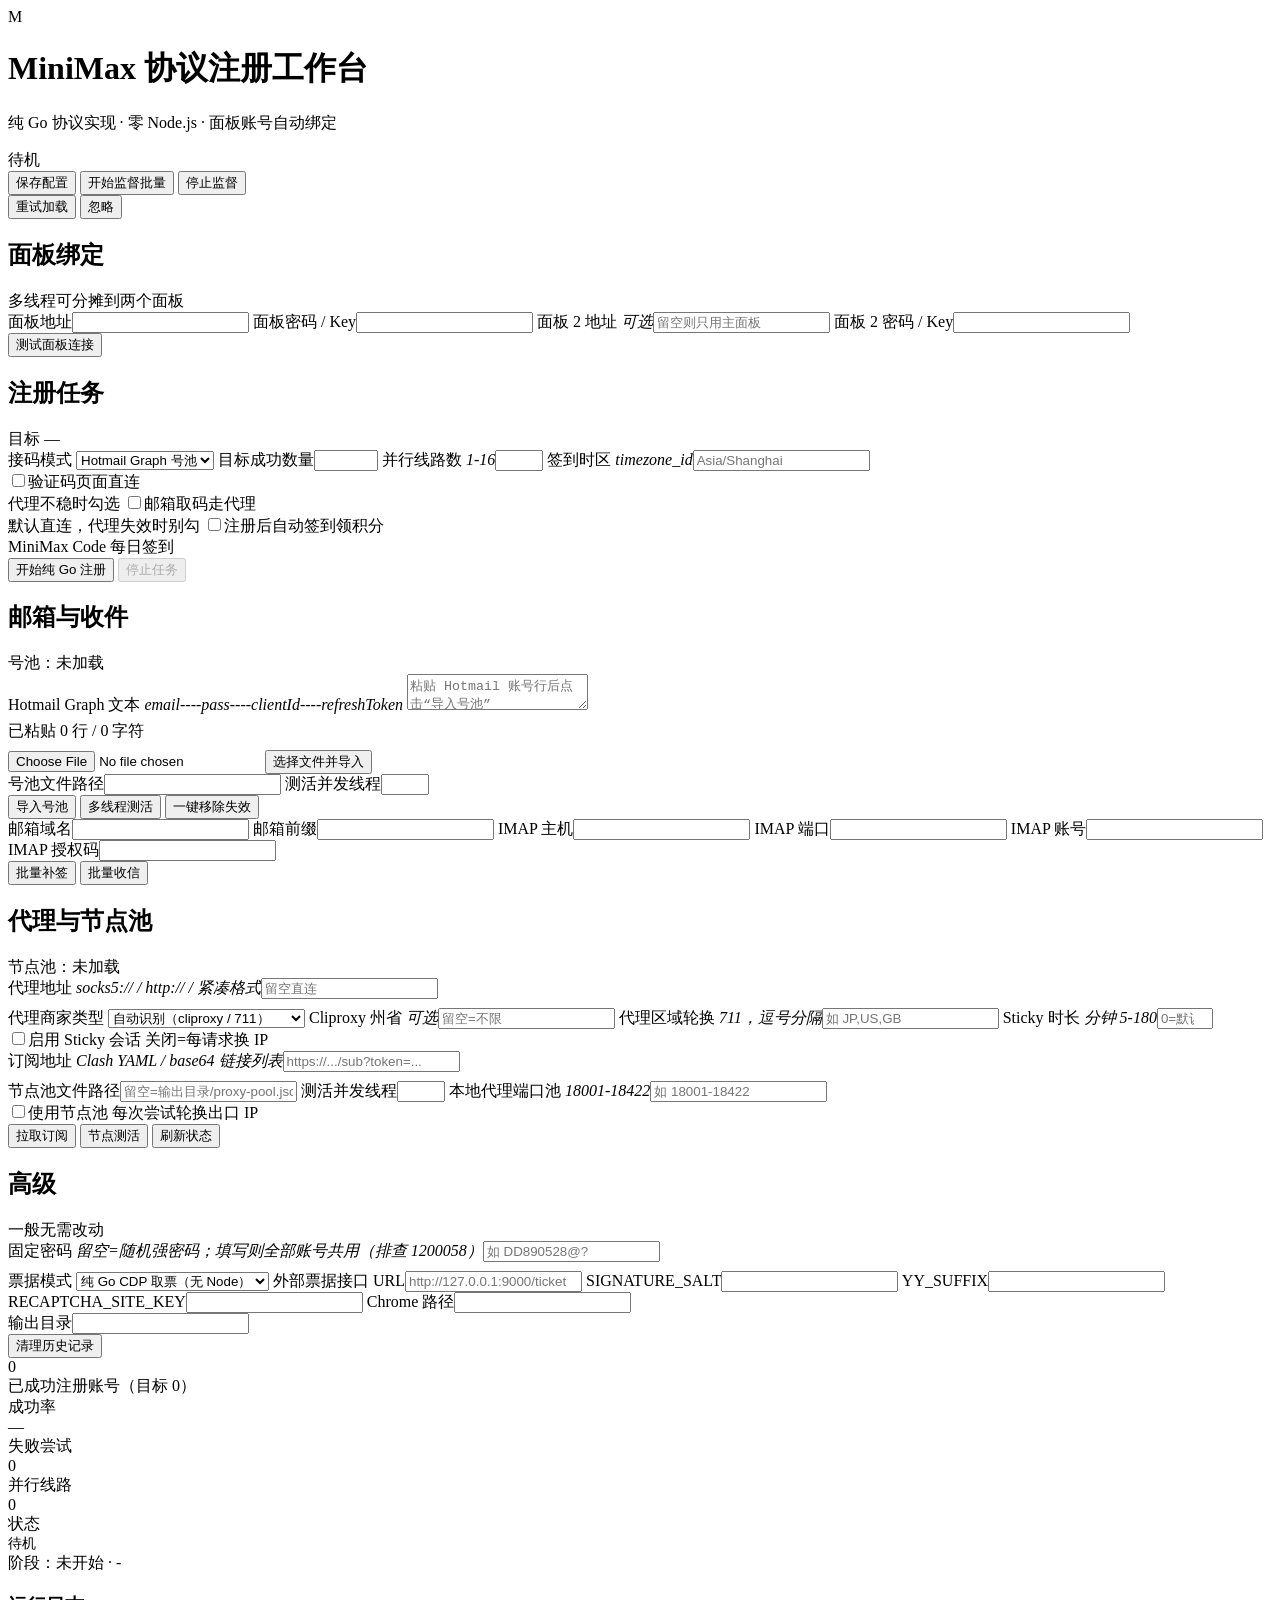
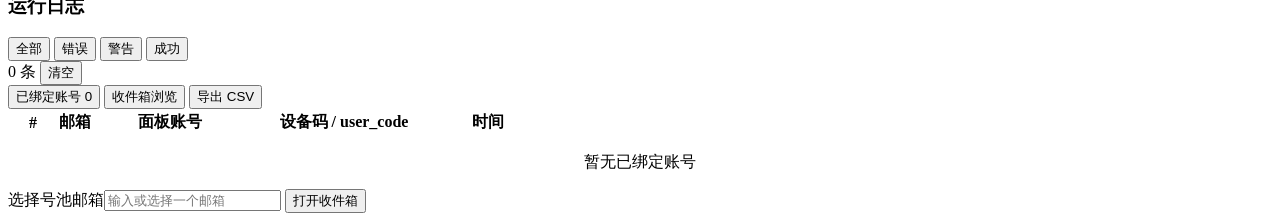
<file: .uibuild/p2.html>
<body>
  <div class="stage">
    <header class="topbar">
      <div class="brand">
        <div class="mark">M</div>
        <div>
          <h1>MiniMax 协议注册工作台</h1>
          <p>纯 Go 协议实现 · 零 Node.js · 面板账号自动绑定</p>
        </div>
      </div>
      <div class="topbar-spacer"></div>
      <div class="topbar-actions">
        <div class="status-pill" id="statusPill"><span class="dot"></span><span id="statusText">待机</span></div>
        <button class="btn btn-ghost btn-sm" id="btnSave">保存配置</button>
        <button class="btn btn-ok" id="btnSupStart">开始监督批量</button>
        <button class="btn btn-danger" id="btnSupStop">停止监督</button>
      </div>
    </header>

    <div class="banner" id="banner">
      <span id="bannerText"></span>
      <span class="spacer"></span>
      <button class="btn btn-sm" id="bannerRetry">重试加载</button>
      <button class="btn btn-sm btn-ghost" id="bannerClose">忽略</button>
    </div>

    <div class="layout">
      <!-- ============ 左：配置 ============ -->
      <aside class="col-config">

        <!-- 面板 -->
        <section class="card sec-panel">
          <div class="card-head">
            <span class="accent-bar"></span><h2>面板绑定</h2>
            <span class="spacer"></span><span class="sub">多线程可分摊到两个面板</span>
          </div>
          <div class="grid2">
            <label class="field"><span class="lab">面板地址</span><input id="panelBase" spellcheck="false" /></label>
            <label class="field"><span class="lab">面板密码 / Key</span><input id="panelKey" type="password" /></label>
            <label class="field"><span class="lab">面板 2 地址 <em>可选</em></span><input id="panel2Base" placeholder="留空则只用主面板" spellcheck="false" /></label>
            <label class="field"><span class="lab">面板 2 密码 / Key</span><input id="panel2Key" type="password" /></label>
          </div>
          <div class="row-btns">
            <button class="btn btn-sm" id="btnTestPanel">测试面板连接</button>
          </div>
        </section>

        <!-- 任务 -->
        <section class="card sec-task">
          <div class="card-head">
            <span class="accent-bar"></span><h2>注册任务</h2>
            <span class="spacer"></span><span class="sub" id="taskHint">目标 —</span>
          </div>
          <div class="grid2">
            <label class="field">
              <span class="lab">接码模式</span>
              <select id="mailMode">
                <option value="hotmail">Hotmail Graph 号池</option>
                <option value="imap">域名邮箱 + IMAP</option>
              </select>
            </label>
            <label class="field"><span class="lab">目标成功数量</span><input id="count" type="number" min="1" max="5000" /></label>
            <label class="field"><span class="lab">并行线路数 <em>1-16</em></span><input id="workers" type="number" min="1" max="16" /></label>
            <label class="field"><span class="lab">签到时区 <em>timezone_id</em></span><input id="timezoneId" placeholder="Asia/Shanghai" spellcheck="false" /></label>
          </div>
          <div class="divider"></div>
          <label class="switch"><input type="checkbox" id="captchaDirect" /><span class="track"></span><span class="txt">验证码页面直连<br /><em style="color:var(--dim);font-style:normal">代理不稳时勾选</em></span></label>
          <label class="switch"><input type="checkbox" id="mailViaProxy" /><span class="track"></span><span class="txt">邮箱取码走代理<br /><em style="color:var(--dim);font-style:normal">默认直连，代理失效时别勾</em></span></label>
          <label class="switch"><input type="checkbox" id="signinAfterRegister" /><span class="track"></span><span class="txt">注册后自动签到领积分<br /><em style="color:var(--dim);font-style:normal">MiniMax Code 每日签到</em></span></label>
          <div class="row-btns">
            <button class="btn btn-primary" id="btnStart">开始纯 Go 注册</button>
            <button class="btn btn-danger" id="btnStop" disabled>停止任务</button>
          </div>
        </section>

        <!-- 收件 -->
        <section class="card sec-mail">
          <div class="card-head">
            <span class="accent-bar"></span><h2>邮箱与收件</h2>
            <span class="spacer"></span><span class="sub" id="poolStatus">号池：未加载</span>
          </div>

          <div id="hotmailBox">
            <label class="field">
              <span class="lab">Hotmail Graph 文本 <em>email----pass----clientId----refreshToken</em></span>
              <textarea id="hotmailRaw" placeholder="粘贴 Hotmail 账号行后点击“导入号池”"></textarea>
            </label>
            <div class="hint" id="rawCount" style="margin-top:5px;">已粘贴 0 行 / 0 字符</div>
            <div class="file-row" style="margin-top:8px;">
              <input type="file" id="rawFile" accept=".txt" />
              <button class="btn btn-sm" id="btnImportFile">选择文件并导入</button>
            </div>
            <div class="divider"></div>
            <div class="grid2">
              <label class="field"><span class="lab">号池文件路径</span><input id="hotmailPool" spellcheck="false" /></label>
              <label class="field"><span class="lab">测活并发线程</span><input id="hotmailPreflightWorkers" type="number" min="1" max="32" /></label>
            </div>
            <div class="row-btns">
              <button class="btn btn-sm" id="btnImport">导入号池</button>
              <button class="btn btn-sm" id="btnPreflight">多线程测活</button>
              <button class="btn btn-sm btn-danger" id="btnRemoveSkipped">一键移除失效</button>
            </div>
          </div>

          <div id="imapBox" class="hidden">
            <div class="grid2">
              <label class="field"><span class="lab">邮箱域名</span><input id="mailDomain" spellcheck="false" /></label>
              <label class="field"><span class="lab">邮箱前缀</span><input id="mailPrefix" spellcheck="false" /></label>
              <label class="field"><span class="lab">IMAP 主机</span><input id="imapHost" spellcheck="false" /></label>
              <label class="field"><span class="lab">IMAP 端口</span><input id="imapPort" type="number" /></label>
              <label class="field"><span class="lab">IMAP 账号</span><input id="imapUser" spellcheck="false" /></label>
              <label class="field"><span class="lab">IMAP 授权码</span><input id="imapPassword" type="password" /></label>
            </div>
          </div>

          <div class="divider"></div>
          <div class="row-btns">
            <button class="btn btn-sm" id="btnCheckinAll">批量补签</button>
            <button class="btn btn-sm" id="btnMailScan">批量收信</button>
          </div>
        </section>

        <!-- 代理 -->
        <section class="card sec-proxy">
          <div class="card-head">
            <span class="accent-bar"></span><h2>代理与节点池</h2>
            <span class="spacer"></span><span class="sub" id="poolStats">节点池：未加载</span>
          </div>
          <label class="field"><span class="lab">代理地址 <em>socks5:// / http:// / 紧凑格式</em></span><input id="proxyUrl" placeholder="留空直连" spellcheck="false" /></label>
          <div class="grid2" style="margin-top:9px;">
            <label class="field">
              <span class="lab">代理商家类型</span>
              <select id="proxyStyle">
                <option value="auto">自动识别（cliproxy / 711）</option>
                <option value="711">711（session- + sessTime-）</option>
                <option value="clipproxy">Cliproxy（sid- + t- + st-）</option>
              </select>
            </label>
            <label class="field"><span class="lab">Cliproxy 州省 <em>可选</em></span><input id="proxyState" placeholder="留空=不限" spellcheck="false" /></label>
            <label class="field"><span class="lab">代理区域轮换 <em>711，逗号分隔</em></span><input id="proxyRegionRotate" placeholder="如 JP,US,GB" spellcheck="false" /></label>
            <label class="field"><span class="lab">Sticky 时长 <em>分钟 5-180</em></span><input id="proxySessTime" type="number" min="0" max="180" placeholder="0=默认" /></label>
          </div>
          <label class="switch"><input type="checkbox" id="proxySticky" /><span class="track"></span><span class="txt">启用 Sticky 会话 <em style="color:var(--dim);font-style:normal">关闭=每请求换 IP</em></span></label>
          <div class="divider"></div>
          <label class="field"><span class="lab">订阅地址 <em>Clash YAML / base64 链接列表</em></span><input id="proxySubscriptionUrl" placeholder="https://.../sub?token=..." spellcheck="false" /></label>
          <div class="grid2" style="margin-top:9px;">
            <label class="field"><span class="lab">节点池文件路径</span><input id="proxyPoolFile" placeholder="留空=输出目录/proxy-pool.json" spellcheck="false" /></label>
            <label class="field"><span class="lab">测活并发线程</span><input id="proxyPoolWorkers" type="number" min="1" max="64" /></label>
            <label class="field"><span class="lab">本地代理端口池 <em>18001-18422</em></span><input id="proxyLocalPorts" placeholder="如 18001-18422" spellcheck="false" /></label>
            <div></div>
          </div>
          <label class="switch"><input type="checkbox" id="proxyPoolUse" /><span class="track"></span><span class="txt">使用节点池 <em style="color:var(--dim);font-style:normal">每次尝试轮换出口 IP</em></span></label>
          <div class="row-btns">
            <button class="btn btn-sm" id="btnFetchSub">拉取订阅</button>
            <button class="btn btn-sm" id="btnCheckPool">节点测活</button>
            <button class="btn btn-sm btn-ghost" id="btnPoolStats">刷新状态</button>
          </div>
        </section>

        <!-- 高级 -->
        <section class="card sec-adv">
          <div class="card-head">
            <span class="accent-bar"></span><h2>高级</h2>
            <span class="spacer"></span><span class="sub">一般无需改动</span>
          </div>
          <label class="field"><span class="lab">固定密码 <em>留空=随机强密码；填写则全部账号共用（排查 1200058）</em></span><input id="fixedPassword" type="text" placeholder="如 DD890528@?" spellcheck="false" /></label>
          <div class="grid2" style="margin-top:9px;">
            <label class="field">
              <span class="lab">票据模式</span>
              <select id="ticketMode">
                <option value="cdp">纯 Go CDP 取票（无 Node）</option>
                <option value="external">外部票据接口（无浏览器）</option>
              </select>
            </label>
            <label class="field"><span class="lab">外部票据接口 URL</span><input id="externalTicketUrl" placeholder="http://127.0.0.1:9000/ticket" spellcheck="false" /></label>
            <label class="field"><span class="lab">SIGNATURE_SALT</span><input id="signatureSalt" type="password" /></label>
            <label class="field"><span class="lab">YY_SUFFIX</span><input id="yySuffix" type="password" /></label>
            <label class="field"><span class="lab">RECAPTCHA_SITE_KEY</span><input id="recaptchaSiteKey" spellcheck="false" /></label>
            <label class="field"><span class="lab">Chrome 路径</span><input id="chromePath" spellcheck="false" /></label>
          </div>
          <label class="field" style="margin-top:9px;"><span class="lab">输出目录</span><input id="outputDir" spellcheck="false" /></label>
          <div class="row-btns">
            <button class="btn btn-sm btn-ghost" id="btnClear">清理历史记录</button>
          </div>
        </section>

      </aside>

      <!-- ============ 右：运行态 ============ -->
      <section class="col-run">

        <div class="hero">
          <div class="hero-top">
            <div>
              <div class="hero-num" id="heroNum">0</div>
              <div class="hero-cap">已成功注册账号（目标 <span id="heroTarget">0</span>）</div>
            </div>
            <div class="stat-grid">
              <div class="stat"><div class="k">成功率</div><div class="v ok" id="stRate">—</div></div>
              <div class="stat"><div class="k">失败尝试</div><div class="v err" id="stFail">0</div></div>
              <div class="stat"><div class="k">并行线路</div><div class="v violet" id="stWorkers">0</div></div>
              <div class="stat"><div class="k">状态</div><div class="v" id="stRun" style="font-size:14px;">待机</div></div>
            </div>
          </div>
          <div class="progress"><i id="stBar"></i></div>
          <div class="hero-foot">
            <span>阶段：<span class="stage-text" id="stStage">未开始</span></span>
            <span>·</span>
            <span class="mail-text" id="stEmail">-</span>
            <span class="spacer" style="flex:1"></span>
            <span id="stUpdated"></span>
          </div>
        </div>

        <div class="console">
          <div class="console-head">
            <h3>运行日志</h3>
            <div class="chips">
              <button class="chip active" data-filter="all">全部</button>
              <button class="chip" data-filter="error">错误</button>
              <button class="chip" data-filter="warn">警告</button>
              <button class="chip" data-filter="ok">成功</button>
            </div>
            <span class="spacer"></span>
            <span class="hint" id="logCount">0 条</span>
            <button class="btn btn-sm btn-ghost" id="btnLogClear">清空</button>
          </div>
          <div class="console-body" id="logs"></div>
        </div>

        <div class="panel-tabs">
          <div class="tabbar">
            <button class="tab active" data-tab="accounts">已绑定账号 <span class="cnt" id="tabAccCount">0</span></button>
            <button class="tab" data-tab="mail">收件箱浏览</button>
            <span class="spacer"></span>
            <button class="btn btn-sm btn-ghost" id="btnExport">导出 CSV</button>
          </div>
          <div class="tabpanes">
            <div class="tabpane active" id="pane-accounts">
              <table>
                <thead>
                  <tr><th style="width:44px">#</th><th>邮箱</th><th style="width:150px">面板账号</th><th style="width:190px">设备码 / user_code</th><th style="width:90px">时间</th></tr>
                </thead>
                <tbody id="resultsBody"></tbody>
              </table>
              <div class="hint" id="accEmpty" style="padding:16px;text-align:center;">暂无已绑定账号</div>
            </div>
            <div class="tabpane" id="pane-mail">
              <div class="grid2" style="grid-template-columns: 1fr auto; align-items:end;">
                <label class="field"><span class="lab">选择号池邮箱</span><input id="mailInboxEmail" list="mailEmailList" placeholder="输入或选择一个邮箱" spellcheck="false" /></label>
                <button class="btn btn-sm btn-primary" id="btnMailOpen">打开收件箱</button>
              </div>
              <datalist id="mailEmailList"></datalist>
              <div class="hint" id="mailInboxNote" style="margin-top:6px;"></div>
              <div id="mailInboxList" style="margin-top:8px;"></div>
              <div id="mailMsgBody"></div>
            </div>
          </div>
        </div>

      </section>
    </div>
  </div>

  <div class="toasts" id="toasts"></div>
</file>
